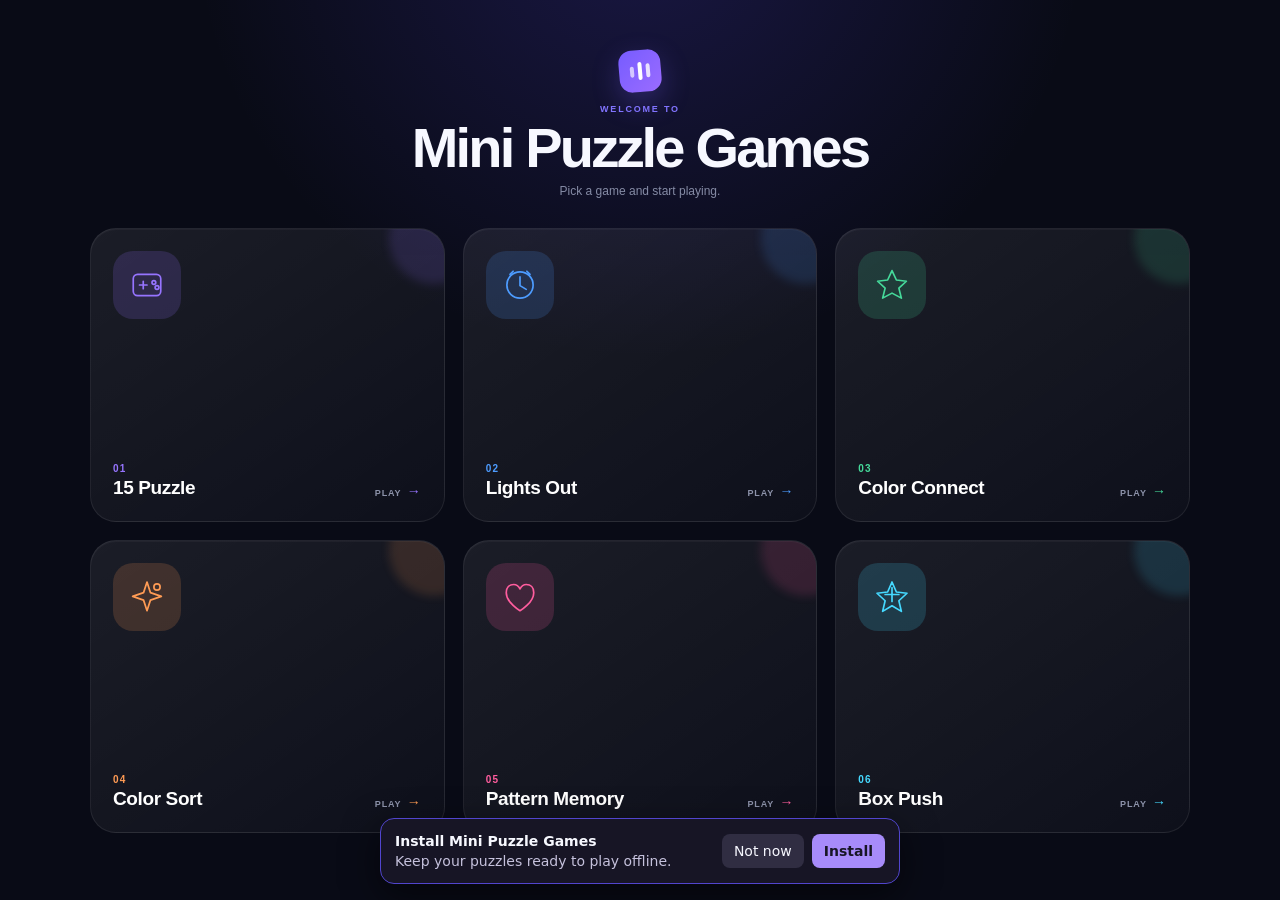
<file: index.html>
<!DOCTYPE html>
<html lang="en">
<head>
  <meta charset="UTF-8">
  <meta name="viewport" content="width=device-width, initial-scale=1.0">
  <meta name="theme-color" content="#090b16">
  <title>Mini Puzzle Games</title>
  <link rel="manifest" href="./manifest.webmanifest">
  <link rel="apple-touch-icon" href="./icons/icon-192.png">
  <link rel="icon" href="./favicon.ico">
  <link rel="stylesheet" href="style.css">
  <style>
    #installBanner[hidden] { display: none; }
    #installBanner { position: fixed; z-index: 1000; left: 50%; bottom: max(16px, env(safe-area-inset-bottom)); transform: translateX(-50%); width: min(520px, calc(100% - 24px)); display: flex; align-items: center; justify-content: space-between; gap: 14px; padding: 14px; border: 1px solid #5145cd; border-radius: 14px; background: #171525; color: #f7f8ff; box-shadow: 0 12px 36px #0008; font: 14px system-ui, sans-serif; }
    #installBanner p { margin: 4px 0 0; color: #c5c1dc; }
    #installBanner .install-actions { display: flex; gap: 8px; flex: 0 0 auto; }
    #installBanner button { border: 0; border-radius: 8px; padding: 9px 12px; font: inherit; cursor: pointer; }
    #installBanner #installBtn { background: #a78bfa; color: #171525; font-weight: 700; }
    #installBanner #installLater { background: #302d42; color: #f7f8ff; }
    @media (max-width: 480px) { #installBanner { align-items: stretch; flex-direction: column; } #installBanner .install-actions button { flex: 1; } }
  </style>
</head>

<body>

  <main class="launcher">

    <header class="hero">
      <div class="logo-mark">
        <span></span>
        <span></span>
        <span></span>
      </div>

      <p class="eyebrow">WELCOME TO</p>
      <h1>Mini Puzzle Games</h1>
      <p class="subtitle">Pick a game and start playing.</p>
    </header>

    <section class="games" aria-label="Mini puzzle games">

      <a class="game-card purple" href="puzzle1/index.html">
        <div class="icon">
          <svg viewBox="0 0 64 64" aria-hidden="true">
            <rect x="10" y="15" width="44" height="34" rx="7"/>
            <path d="M20 32h12M26 26v12"/>
            <circle cx="43" cy="28" r="3"/>
            <circle cx="48" cy="36" r="3"/>
          </svg>
        </div>
        <div class="game-info">
          <span class="game-number">01</span>
          <h2>15 Puzzle</h2>
          <span class="play">PLAY <b>→</b></span>
        </div>
      </a>

      <a class="game-card blue" href="puzzle2/index.html">
        <div class="icon">
          <svg viewBox="0 0 64 64" aria-hidden="true">
            <circle cx="32" cy="32" r="21"/>
            <path d="M32 19v14l10 6"/>
            <path d="M21 10l-5 5M43 10l5 5"/>
          </svg>
        </div>
        <div class="game-info">
          <span class="game-number">02</span>
          <h2>Lights Out</h2>
          <span class="play">PLAY <b>→</b></span>
        </div>
      </a>

      <a class="game-card green" href="puzzle3/index.html">
        <div class="icon">
          <svg viewBox="0 0 64 64" aria-hidden="true">
            <path d="M32 9l7 15 16 2-12 11 4 16-15-8-15 8 4-16-12-11 16-2z"/>
          </svg>
        </div>
        <div class="game-info">
          <span class="game-number">03</span>
          <h2>Color Connect</h2>
          <span class="play">PLAY <b>→</b></span>
        </div>
      </a>

      <a class="game-card orange" href="puzzle4/index.html">
        <div class="icon">
          <svg viewBox="0 0 64 64" aria-hidden="true">
            <path d="M32 8l5.5 17L55 31l-17.5 6L32 54l-5.5-17L9 31l17.5-6z"/>
            <circle cx="48" cy="16" r="5"/>
          </svg>
        </div>
        <div class="game-info">
          <span class="game-number">04</span>
          <h2>Color Sort</h2>
          <span class="play">PLAY <b>→</b></span>
        </div>
      </a>

      <a class="game-card pink" href="puzzle5/index.html">
        <div class="icon">
          <svg viewBox="0 0 64 64" aria-hidden="true">
            <path d="M32 54S10 41 10 25c0-8 5-13 12-13 5 0 8 3 10 7 2-4 5-7 10-7 7 0 12 5 12 13 0 16-22 29-22 29z"/>
          </svg>
        </div>
        <div class="game-info">
          <span class="game-number">05</span>
          <h2>Pattern Memory</h2>
          <span class="play">PLAY <b>→</b></span>
        </div>
      </a>

      <a class="game-card cyan" href="puzzle6/index.html">
        <div class="icon">
          <svg viewBox="0 0 64 64" aria-hidden="true">
            <path d="M32 8l7 16 17 2-13 12 4 17-15-9-15 9 4-17L8 26l17-2z"/>
            <path d="M32 17v22M21 28h22"/>
          </svg>
        </div>
        <div class="game-info">
          <span class="game-number">06</span>
          <h2>Box Push</h2>
          <span class="play">PLAY <b>→</b></span>
        </div>
      </a>

    </section>

    <footer>
      <span>6 MINI GAMES</span>
      <span>•</span>
      <span>CHOOSE YOUR CHALLENGE</span>
    </footer>

  </main>

  <script src="app.js"></script>
  <aside id="installBanner" role="region" aria-label="Install Mini Puzzle Games" hidden>
    <div><strong>Install Mini Puzzle Games</strong><p>Keep your puzzles ready to play offline.</p></div>
    <div class="install-actions">
      <button id="installLater" type="button">Not now</button>
      <button id="installBtn" type="button">Install</button>
    </div>
  </aside>
  <script>
    (() => {
      const banner = document.getElementById("installBanner");
      let deferredPrompt = null;
      let dismissed = false;
      const standalone = () =>
        window.matchMedia?.("(display-mode: standalone)").matches ||
        navigator.standalone === true;
      const hide = () => { banner.hidden = true; };
      const show = () => { banner.hidden = dismissed || standalone(); };
      const dismiss = () => {
        dismissed = true;
        hide();
      };

      document.getElementById("installBtn").addEventListener("click", () => {
        if (!deferredPrompt) {
          window.alert("Use the install icon near the address bar or choose your browser menu's app-install option. On iPhone or iPad, use Share > Add to Home Screen.");
          return;
        }
        const prompt = deferredPrompt;
        deferredPrompt = null;
        Promise.resolve(prompt.prompt()).catch(error => console.error("PWA install prompt failed:", error));
        prompt.userChoice?.catch(error => console.error("PWA install choice failed:", error));
        hide();
      });
      document.getElementById("installLater").addEventListener("click", dismiss);
      window.addEventListener("beforeinstallprompt", event => {
        event.preventDefault();
        deferredPrompt = event;
        show();
      });
      window.addEventListener("appinstalled", () => {
        deferredPrompt = null;
        hide();
      });
      show();
      if (standalone()) hide();
    })();
  </script>
 <script>
if ("serviceWorker" in navigator) {
  window.addEventListener("load", () => {
    navigator.serviceWorker.register("./service-worker.js")
      .then(() => console.log("PWA service worker registered"))
      .catch(error => console.error("Service worker error:", error));
  });
}
</script>

</body>
</html>
</file>
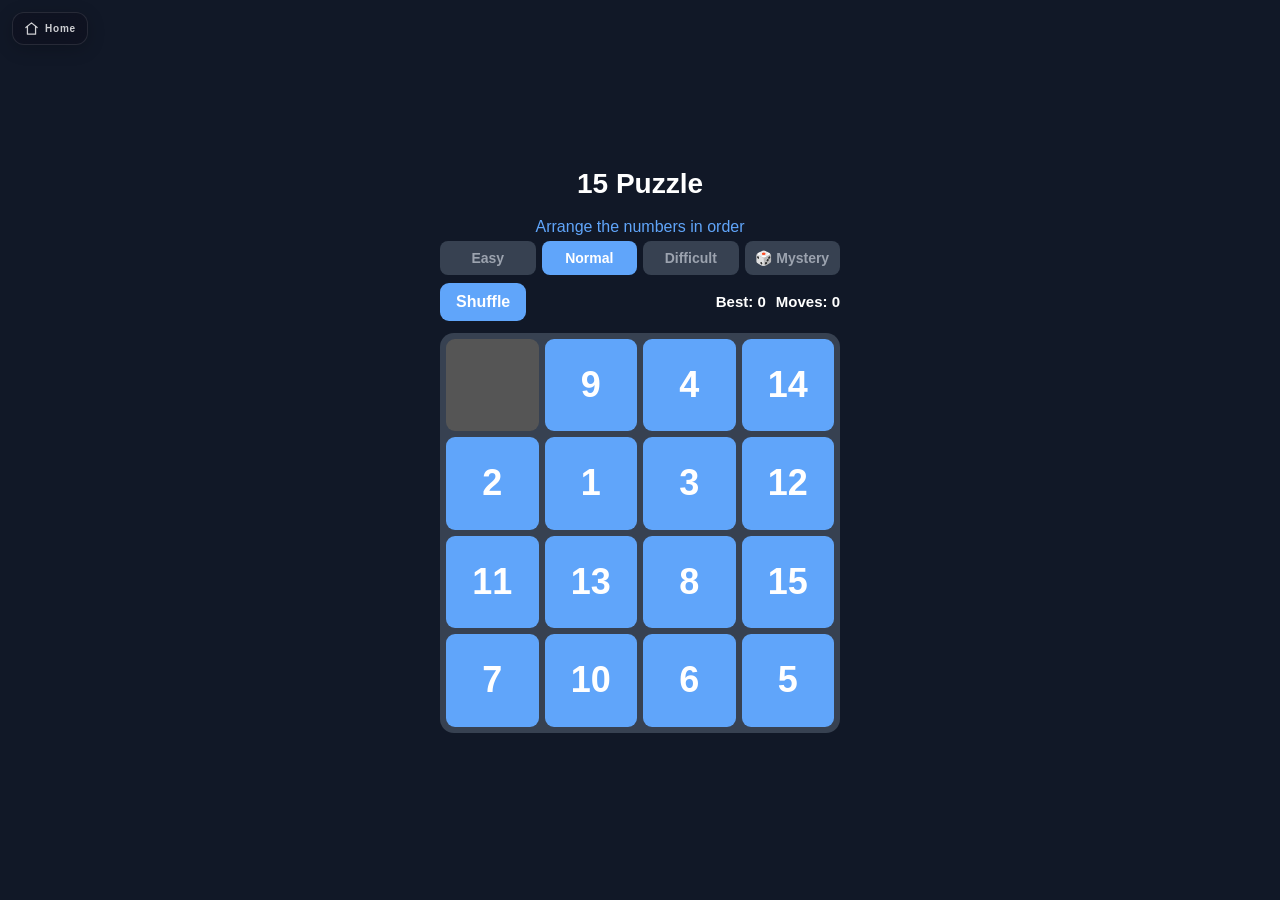
<file: puzzle1/index.html>
<!DOCTYPE html>
<html lang="en">
<head>
  <meta charset="UTF-8">
  <meta name="viewport" content="width=device-width, initial-scale=1.0">

  <meta name="theme-color" content="#090b16">
  <link rel="manifest" href="../manifest.webmanifest">
  <link rel="apple-touch-icon" href="../icons/icon-192.png">

  <title>15 Puzzle</title>

  <link rel="stylesheet" href="style.css">
</head>

<body>
  <a href="../index.html" class="home-btn" aria-label="Home">
  <svg viewBox="0 0 24 24" aria-hidden="true">
    <path d="M3 10.5 12 3l9 7.5"></path>
    <path d="M5.5 9.5V21h13V9.5"></path>
  </svg>
  <span>Home</span>
</a>


  <div class="game">

     <h1>15 Puzzle</h1>
    <div style="color:#60a5fa; margin: 5px;">Arrange the numbers in order</div>

    <!-- Difficulty -->

    <div class="difficulty">

      <button class="difficulty-button" data-size="3">
        Easy
      </button>

      <button class="difficulty-button active" data-size="4">
        Normal
      </button>

      <button class="difficulty-button" data-size="5">
        Difficult
      </button>

<button class="difficulty-button" data-size="4" data-mystery="true">
  🎲 Mystery
</button>


    </div>


    <!-- Theme selector
         Hidden until a theme is unlocked -->

    <div id="themes" class="themes">

      <button class="theme-button active" data-theme="classic">
        Classic
      </button>

      <button class="theme-button locked" data-theme="neon" disabled>
        🔒 Neon
      </button>

      <button class="theme-button locked" data-theme="forest" disabled>
        🔒 Forest
      </button>

      <button class="theme-button locked" data-theme="sunset" disabled>
        🔒 Sunset
      </button>

    </div>


    <!-- Controls -->

    <div class="controls">

      <button id="shuffle" class="shuffle">
        Shuffle
      </button>

      <div class="stats">

        <div class="best">
          Best: <span id="bestCount">0</span>
        </div>

        <div class="moves">
          Moves: <span id="moveCount">0</span>
        </div>

      </div>

    </div>

<div id="mysteryGoal" class="mystery-goal"></div>

    <!-- Puzzle -->

    <div id="board" class="board"></div>


    <!-- Unlock notification -->

    <div id="unlockMessage" class="unlock-message"></div>


    <!-- Win screen -->

    <div id="winMessage" class="win-message">

      <div class="win-title">
        🎉 Solved!
      </div>

      <div class="win-stats">

        <div>
          Moves
          <strong id="winMoves">0</strong>
        </div>

        <div>
          Best
          <strong id="winBest">0</strong>
        </div>

      </div>

      <button id="newPuzzle" class="new-puzzle">
        New Puzzle
      </button>

    </div>

  </div>

  <script src="script.js"></script>

</body>
</html>
</file>
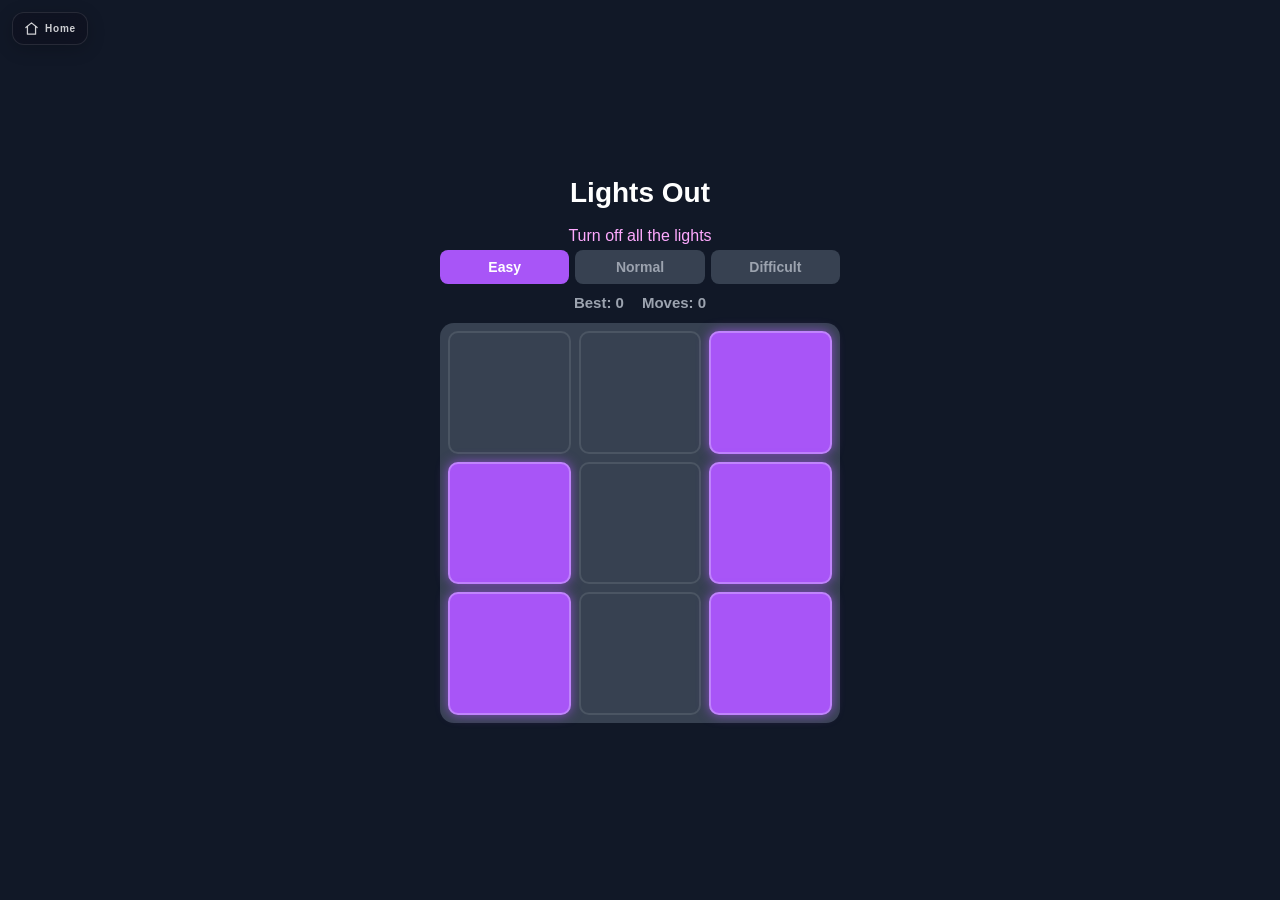
<file: puzzle2/index.html>
<!DOCTYPE html>
<html lang="en">
<head>
  <meta charset="UTF-8">
  <meta name="viewport" content="width=device-width, initial-scale=1.0">

  <meta name="theme-color" content="#090b16">
  <link rel="manifest" href="../manifest.webmanifest">
  <link rel="apple-touch-icon" href="../icons/icon-192.png">

  <title>Lights Out</title>

  <link rel="stylesheet" href="style.css">
</head>

<body>
<a href="../index.html" class="home-btn" aria-label="Home">
  <svg viewBox="0 0 24 24" aria-hidden="true">
    <path d="M3 10.5 12 3l9 7.5"></path>
    <path d="M5.5 9.5V21h13V9.5"></path>
  </svg>
  <span>Home</span>
</a>

  <div class="game">

    <h1>Lights Out</h1>
    <div style="color:#ffaaff; margin: 5px;">Turn off all the lights</div>

<div class="difficulty">

  <button
    class="difficulty-button active"
    data-size="3">
    Easy
  </button>

  <button
    class="difficulty-button"
    data-size="4">
    Normal
  </button>

  <button
    class="difficulty-button"
    data-size="5">
    Difficult
  </button>

</div>

<div id="themes" class="themes">

  <button
    class="theme-button active"
    data-theme="classic">
    Classic
  </button>

  <button
    class="theme-button locked"
    data-theme="forest"
    disabled>
    🔒 Forest
  </button>

  <button
    class="theme-button locked"
    data-theme="sunset"
    disabled>
    🔒 Sunset
  </button>

  <button
    class="theme-button locked"
    data-theme="ocean"
    disabled>
    🔒 Ocean
  </button>

</div>

    <div class="stats">

  <div>
    Best: <span id="bestCount">0</span>
  </div>

  <div>
    Moves: <span id="moveCount">0</span>
  </div>

</div>


    <div id="board" class="board"></div>

    <div id="winMessage" class="win-message">

      <div class="win-title">
        🎉 Solved!
      </div>

      <div class="win-moves">
        Moves
        <strong id="winMoves">0</strong>
      </div>

      <button id="newPuzzle" class="new-puzzle">
        New Puzzle
      </button>

    </div>

  </div>

  <script src="script.js"></script>

</body>
</html>
</file>
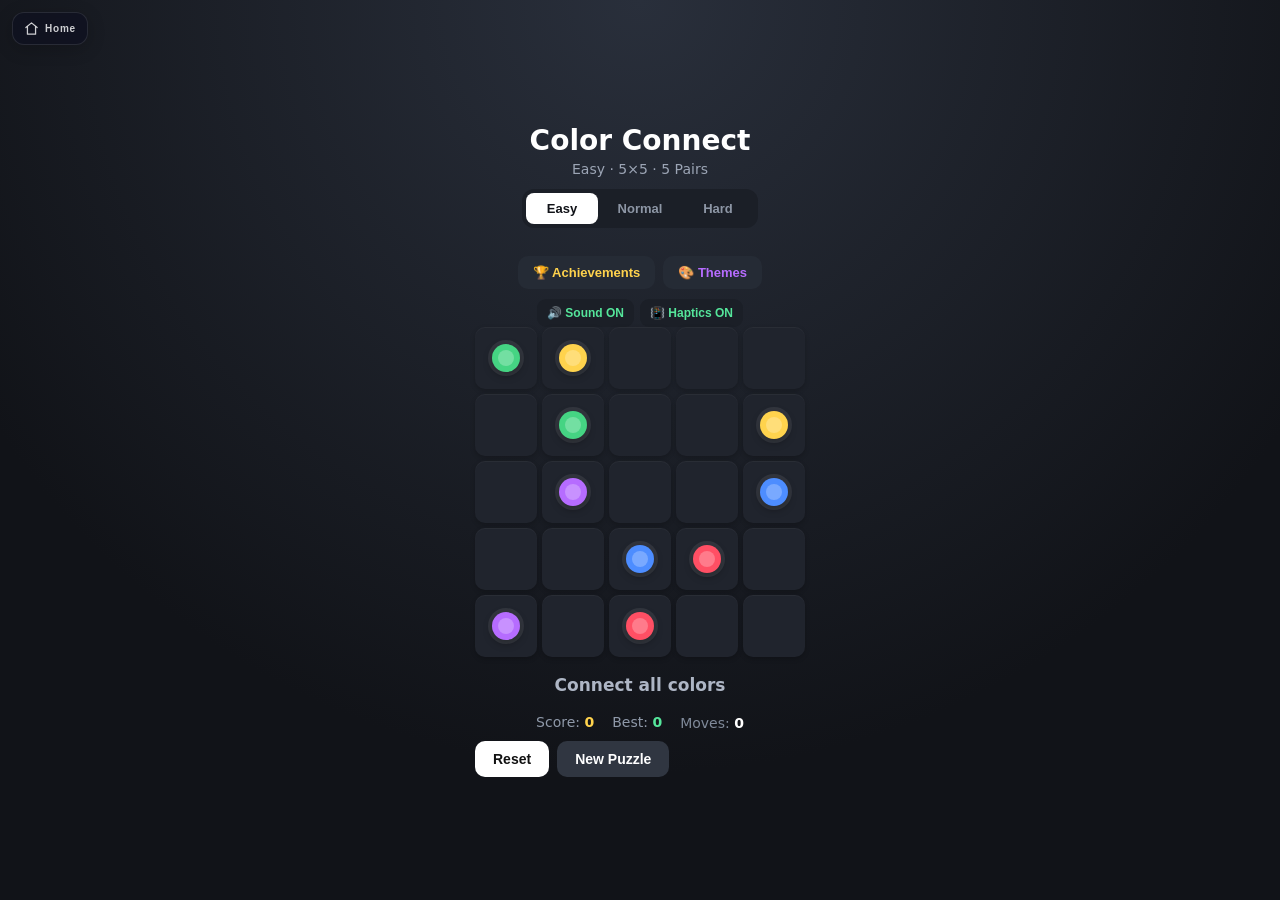
<file: puzzle3/index.html>
<!DOCTYPE html>
<html lang="en">

<head>

    <meta charset="UTF-8">

    <meta
        name="viewport"
        content="width=device-width, initial-scale=1.0"
    >

    <meta name="theme-color" content="#090b16">
    <link rel="manifest" href="../manifest.webmanifest">
    <link rel="apple-touch-icon" href="../icons/icon-192.png">

    <title>Color Connect</title>

    <link
        rel="stylesheet"
        href="style.css"
    >

</head>


<body>
<a href="../index.html" class="home-btn" aria-label="Home">
  <svg viewBox="0 0 24 24" aria-hidden="true">
    <path d="M3 10.5 12 3l9 7.5"></path>
    <path d="M5.5 9.5V21h13V9.5"></path>
  </svg>
  <span>Home</span>
</a>


    <!-- =====================================================
         HEADER
    ====================================================== -->

    <header class="game-header">

        <h1>Color Connect</h1>

        <div
            id="level"
            class="level"
        >
            Easy · 5×5 · 5 Pairs
        </div>

    </header>



    <!-- =====================================================
         DIFFICULTY
    ====================================================== -->

    <div class="difficulty">

        <button
            class="difficulty-btn active"
            data-difficulty="easy"
        >
            Easy
        </button>

        <button
            class="difficulty-btn"
            data-difficulty="normal"
        >
            Normal
        </button>

        <button
            class="difficulty-btn"
            data-difficulty="hard"
        >
            Hard
        </button>

    </div>



<!-- =====================================================
     ACHIEVEMENTS + THEMES
====================================================== -->

<div class="extra-buttons">

    <button
        id="achievementsButton"
        class="achievements-button"
        type="button"
    >
        🏆 Achievements
    </button>


    <button
        id="themesButton"
        class="themes-button"
        type="button"
    >
        🎨 Themes
    </button>

</div>



<div
    id="achievementPanel"
    class="achievement-panel"
>

    <div class="achievement-card">

        <div class="achievement-header">

            <h2>🏆 Achievements</h2>

            <button
                id="closeAchievements"
                type="button"
            >
                ×
            </button>

        </div>


        <div id="achievementList"></div>

    </div>

</div>

<!-- =====================================================
     THEMES
====================================================== -->



<div
    id="themePanel"
    class="theme-panel"
>

    <div class="theme-card">

        <div class="theme-header">

            <h2>🎨 Themes</h2>

            <button
                id="closeThemes"
                type="button"
            >
                ×
            </button>

        </div>


        <div id="themeList"></div>

    </div>

</div>

<!-- =====================================================
     SOUND + HAPTICS
====================================================== -->

<div class="feedback-settings">

    <button
        id="soundToggle"
        class="feedback-btn"
        type="button"
    >
        🔊 Sound ON
    </button>

    <button
        id="hapticToggle"
        class="feedback-btn"
        type="button"
    >
        📳 Haptics ON
    </button>

</div>


    <!-- =====================================================
         GAME
    ====================================================== -->

    <main>

        <div id="board">

            <svg id="paths"></svg>

        </div>


        <!-- =================================================
             MESSAGE
        ================================================== -->

        <div id="message">
            Connect all colors
        </div>




<!-- =================================================
     SCORE + BEST + MOVES
================================================== -->

<div class="game-stats">

    <div id="score">
        Score:
        <span id="scoreCount">0</span>
    </div>

    <div id="bestScore">
        Best:
        <span id="bestScoreCount">1000</span>
    </div>

    <div id="moves">
        Moves:
        <span id="moveCount">0</span>
    </div>

</div>




        <!-- =================================================
             BUTTONS
        ================================================== -->

        <div class="buttons">

            <button id="reset">
                Reset
            </button>

            <button
                id="newPuzzle"
                class="secondary"
            >
                New Puzzle
            </button>

        </div>

    </main>

<!-- =====================================================
     ACHIEVEMENT UNLOCK POPUP
====================================================== -->

<div
    id="achievementPopup"
    class="achievement-popup"
>

    <div class="achievement-popup-card">

        <div class="achievement-popup-icon">
            🏆
        </div>

        <div class="achievement-popup-title">
            Achievement Unlocked!
        </div>

        <div id="achievementPopupName">
            First Win
        </div>

    </div>

</div>

<!-- =====================================================
     WIN SCREEN
====================================================== -->

<div
    id="winScreen"
    class="win-screen"
>

    <div class="win-card">

        <div class="win-icon">
            🎉
        </div>

        <h2>
            Puzzle Solved!
        </h2>

        <p>
            Great job!
        </p>

        <div class="win-stats">

    <span>
        Score
    </span>

    <strong id="winScore">
        0
    </strong>

    <span>
        Best
    </span>

    <strong id="winBest">
        0
    </strong>

    <span>
        Moves
    </span>

    <strong id="winMoves">
        0
    </strong>

</div>

<div id="newBest">
    🏆 NEW BEST!
</div>


        <button id="winNext">
            Next Puzzle
        </button>

    </div>

</div>


    <script src="script.js"></script>

</body>

</html>
</file>
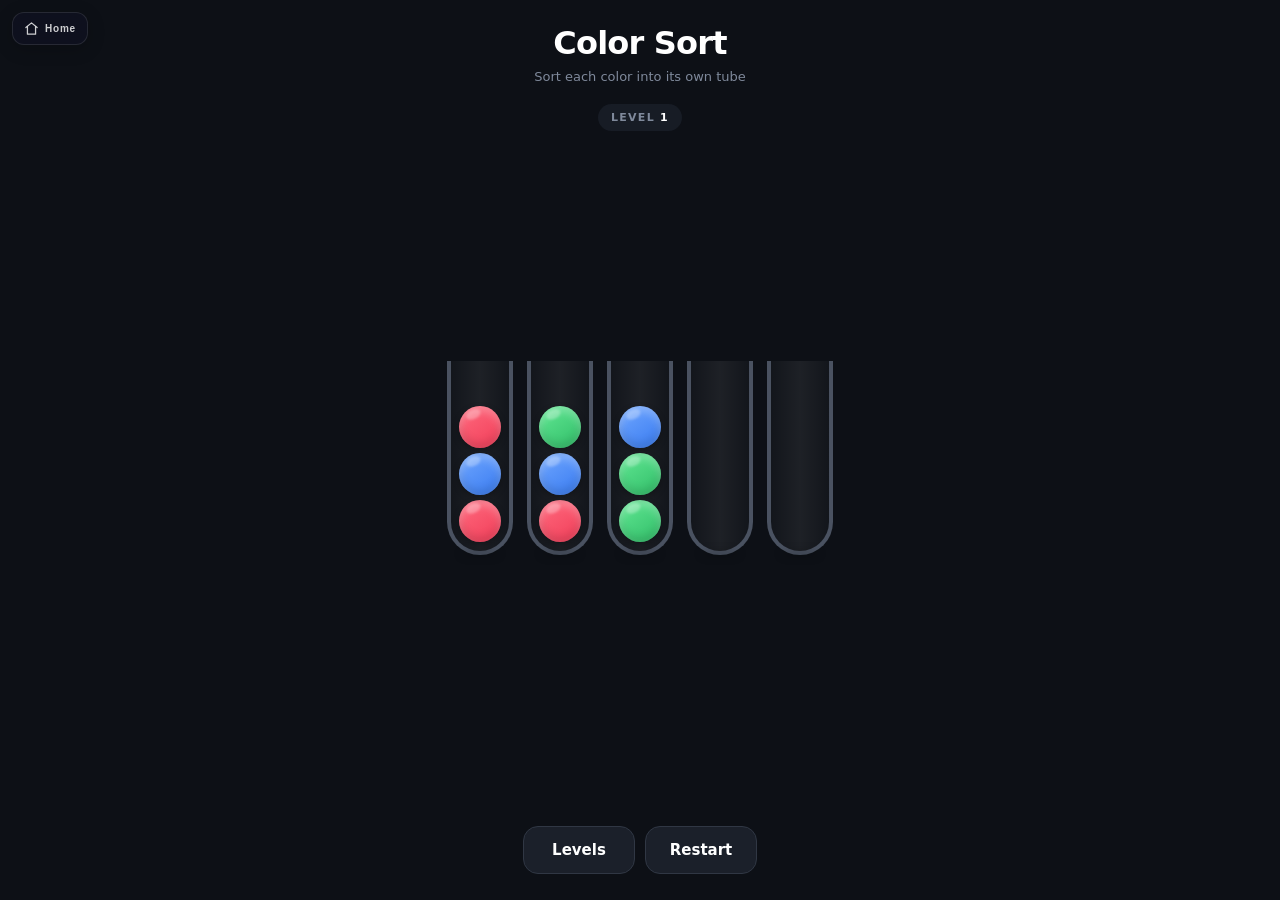
<file: puzzle4/index.html>
<!DOCTYPE html>
<html lang="en">

<head>

  <meta charset="UTF-8">

  <meta
    name="viewport"
    content="width=device-width, initial-scale=1.0, maximum-scale=1.0, user-scalable=no"
  >

  <meta name="theme-color" content="#090b16">
  <link rel="manifest" href="../manifest.webmanifest">
  <link rel="apple-touch-icon" href="../icons/icon-192.png">

  <title>Color Sort</title>

  <link rel="stylesheet" href="style.css">

</head>


<body>
<a href="../index.html" class="home-btn" aria-label="Home">
  <svg viewBox="0 0 24 24" aria-hidden="true">
    <path d="M3 10.5 12 3l9 7.5"></path>
    <path d="M5.5 9.5V21h13V9.5"></path>
  </svg>
  <span>Home</span>
</a>

  <main class="game">

    <header class="header">

      <h1 class="title">
        Color Sort
      </h1>

      <p class="subtitle">
        Sort each color into its own tube
      </p>

    </header>


    <div class="level">
      LEVEL
      <span id="levelNumber">1</span>
    </div>


    <section
      id="board"
      class="board"
      aria-label="Color Sort game board"
    ></section>


    <div
      id="message"
      class="message"
      aria-live="polite"
    ></div>


    <div class="controls">

      <button
        id="levelsButton"
        type="button"
      >
        Levels
      </button>

      <button
        id="restart"
        type="button"
      >
        Restart
      </button>

    </div>


    <div
      id="levelPanel"
      class="level-panel hidden"
    >

      <div class="level-panel-inner">

        <div class="level-panel-header">

          <h2>
            Select Level
          </h2>

          <button
            id="closeLevels"
            class="close-button"
            type="button"
            aria-label="Close level selection"
          >
            ×
          </button>

        </div>


        <div
          id="levelGrid"
          class="level-grid"
        ></div>

      </div>

    </div>

  </main>


  <script src="script.js"></script>

</body>

</html>
</file>
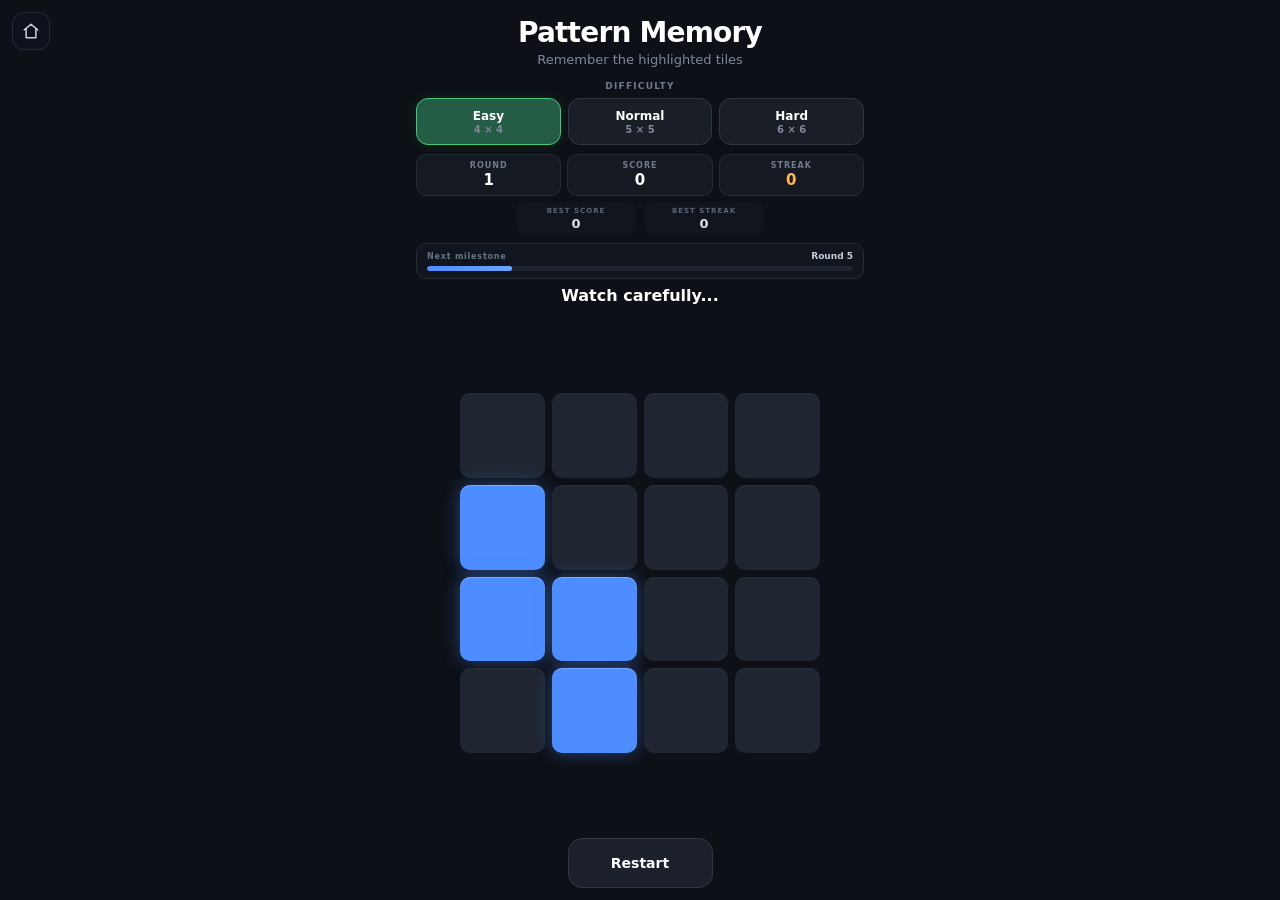
<file: puzzle5/index.html>
<!DOCTYPE html>
<html lang="en">

<head>

  <!-- =========================================
       DOCUMENT SETUP
       ========================================= -->

  <meta charset="UTF-8">

  <meta
    name="viewport"
    content="width=device-width, initial-scale=1.0, maximum-scale=1.0, user-scalable=no"
  >

  <meta name="theme-color" content="#090b16">
  <link rel="manifest" href="../manifest.webmanifest">
  <link rel="apple-touch-icon" href="../icons/icon-192.png">

  <title>Pattern Memory</title>

  <!-- Main stylesheet -->
  <link
    rel="stylesheet"
    href="style.css"
  >

</head>


<body>

<a href="../index.html" class="home-btn" aria-label="Home">
  <svg viewBox="0 0 24 24" aria-hidden="true">
    <path d="M3 10.5 12 3l9 7.5"></path>
    <path d="M5.5 9.5V21h13V9.5"></path>
  </svg>
</a>


  <!-- =========================================
       MAIN APPLICATION
       ========================================= -->

  <main class="app">


    <!-- =======================================
         HEADER
         ======================================= -->

    <header class="header">

      <h1 class="title">
        Pattern Memory
      </h1>

      <p class="subtitle">
        Remember the highlighted tiles
      </p>

    </header>


    <!-- =======================================
         DIFFICULTY SELECTOR
         ======================================= -->

    <section class="difficulty">

      <p class="difficulty-title">
        DIFFICULTY
      </p>


      <div class="difficulty-buttons">

        <button
          class="difficulty-button easy active"
          data-mode="easy"
          type="button"
        >
          <span class="mode-name">
            Easy
          </span>

          <span class="mode-size">
            4 × 4
          </span>
        </button>


        <button
          class="difficulty-button normal"
          data-mode="normal"
          type="button"
        >
          <span class="mode-name">
            Normal
          </span>

          <span class="mode-size">
            5 × 5
          </span>
        </button>


        <button
          class="difficulty-button hard"
          data-mode="hard"
          type="button"
        >
          <span class="mode-name">
            Hard
          </span>

          <span class="mode-size">
            6 × 6
          </span>
        </button>

      </div>

    </section>


    <!-- =======================================
         CURRENT GAME STATS
         ======================================= -->

    <section class="stats">

      <div class="stat">

        <span class="stat-label">
          ROUND
        </span>

        <span
          id="roundValue"
          class="stat-value"
        >
          1
        </span>

      </div>


      <div class="stat">

        <span class="stat-label">
          SCORE
        </span>

        <span
          id="scoreValue"
          class="stat-value"
        >
          0
        </span>

      </div>


      <div class="stat">

        <span class="stat-label">
          STREAK
        </span>

        <span
          id="streakValue"
          class="stat-value"
        >
          0
        </span>

      </div>

    </section>


    <!-- =======================================
         BEST SCORE
         ======================================= -->

    <section class="best-stats">

      <div class="best-stat">

        <span class="best-label">
          BEST SCORE
        </span>

        <span
          id="bestScoreValue"
          class="best-value"
        >
          0
        </span>

      </div>


      <div class="best-stat">

        <span class="best-label">
          BEST STREAK
        </span>

        <span
          id="bestStreakValue"
          class="best-value"
        >
          0
        </span>

      </div>

    </section>


<!-- =======================================
     PROGRESSION
     ======================================= -->

<section class="progression">

  <div class="progression-top">

    <span id="progressionLabel">
      Next milestone
    </span>

    <span id="progressionRound">
      5
    </span>

  </div>

  <div class="progress-track">

    <div
      id="progressBar"
      class="progress-bar"
    ></div>

  </div>

</section>


    <!-- =======================================
         STATUS MESSAGE
         ======================================= -->

    <section class="status">

      <div
        id="message"
        class="message"
      >
        Watch carefully...
      </div>

    </section>


    <!-- =======================================
         GAME GRID
         ======================================= -->

    <div class="game-area">

      <section
        id="grid"
        class="grid"
        aria-label="Memory grid"
      ></section>

    </div>


    <!-- =======================================
         RESTART BUTTON
         ======================================= -->

    <div class="controls">

      <button
        id="restart"
        class="action"
        type="button"
      >
        Restart
      </button>

    </div>


  </main>


  <!-- =========================================
       GAME OVER OVERLAY
       ========================================= -->

  <div
    id="gameOver"
    class="game-over"
    aria-hidden="true"
  >

    <div class="game-over-card">

      <div class="game-over-icon">
        🧠
      </div>

      <h2 class="game-over-title">
        Game Over
      </h2>

      <p class="game-over-subtitle">
        You missed the pattern.
      </p>


      <!-- Final run statistics -->

      <div class="final-stats">

        <div class="final-stat">

          <span class="final-stat-label">
            SCORE
          </span>

          <span
            id="finalScore"
            class="final-stat-value"
          >
            0
          </span>

        </div>


        <div class="final-stat">

          <span class="final-stat-label">
            STREAK
          </span>

          <span
            id="finalStreak"
            class="final-stat-value"
          >
            0
          </span>

        </div>


        <div class="final-stat">

          <span class="final-stat-label">
            ROUND
          </span>

          <span
            id="finalRound"
            class="final-stat-value"
          >
            1
          </span>

        </div>

      </div>


      <!-- New best indicator -->

      <div
        id="newBest"
        class="new-best"
      >
        🏆 New Best!
      </div>

    <!-- Milestone message -->

<div
  id="milestoneMessage"
  class="milestone-message"
>
</div>


      <!-- Start a new run -->

      <button
        id="playAgain"
        class="action"
        type="button"
      >
        Play Again
      </button>

    </div>

  </div>


  <!-- =========================================
       JAVASCRIPT
       ========================================= -->

  <script src="script.js"></script>

</body>

</html>
</file>
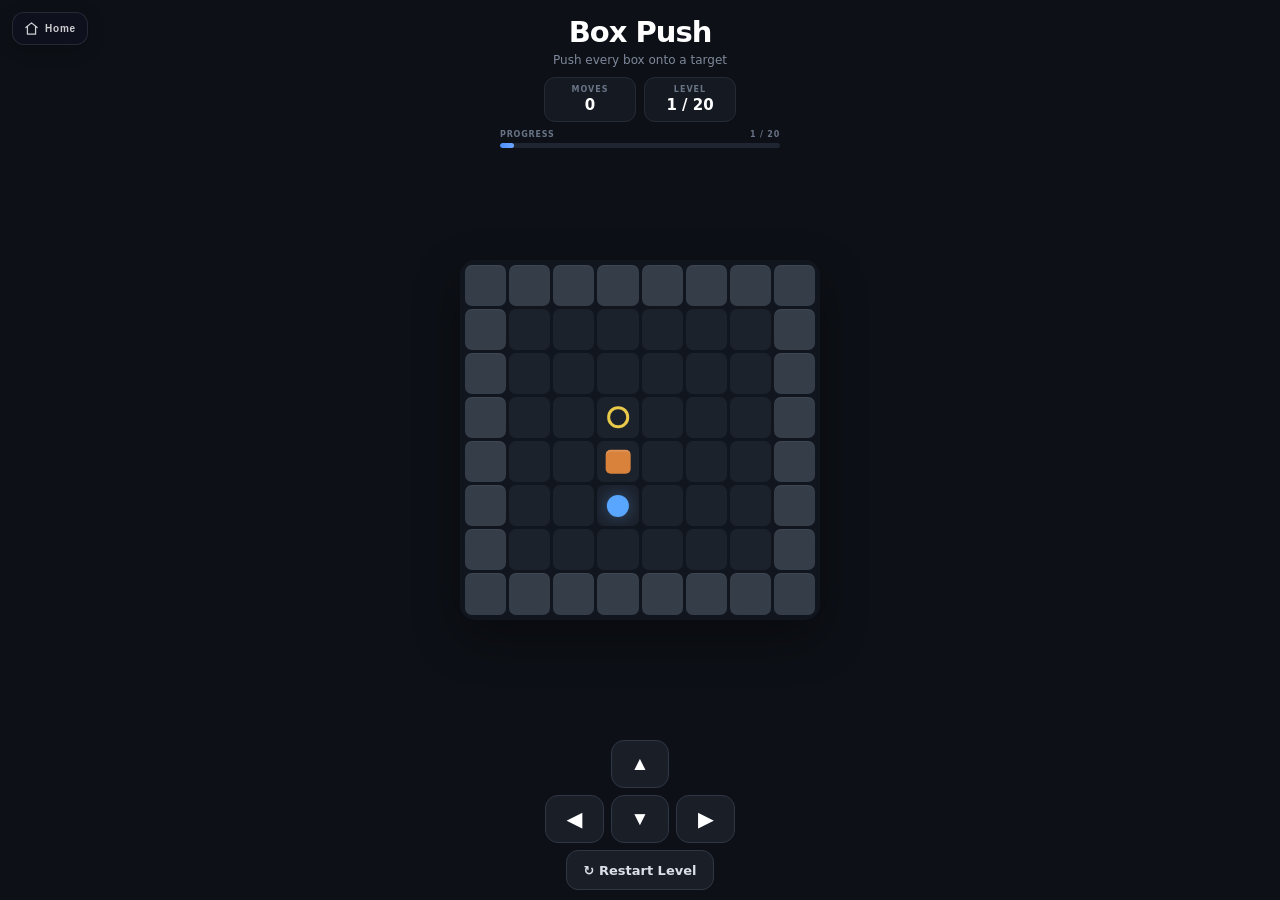
<file: puzzle6/index.html>
<!DOCTYPE html>
<html lang="en">
<head>
  <meta charset="UTF-8">

  <meta
    name="viewport"
    content="width=device-width, initial-scale=1.0, maximum-scale=1.0, user-scalable=no"
  >

  <meta name="theme-color" content="#090b16">
  <link rel="manifest" href="../manifest.webmanifest">
  <link rel="apple-touch-icon" href="../icons/icon-192.png">

  <title>Box Push</title>

  <!-- Main stylesheet -->
  <link rel="stylesheet" href="style.css">
</head>

<body>
<a href="../index.html" class="home-btn" aria-label="Home">
  <svg viewBox="0 0 24 24" aria-hidden="true">
    <path d="M3 10.5 12 3l9 7.5"></path>
    <path d="M5.5 9.5V21h13V9.5"></path>
  </svg>
  <span>Home</span>
</a>

  <!-- =====================================================
       APP
       ===================================================== -->

  <main class="app">


    <!-- ===================================================
         HEADER
         =================================================== -->

    <header class="header">

      <h1 class="title">
        Box Push
      </h1>

      <p class="subtitle">
        Push every box onto a target
      </p>

    </header>


    <!-- ===================================================
         STATS
         =================================================== -->

    <section class="stats">

      <div class="stat">

        <span class="stat-label">
          MOVES
        </span>

        <span
          id="moves"
          class="stat-value"
        >
          0
        </span>

      </div>


      <div class="stat">

        <span class="stat-label">
          LEVEL
        </span>

        <span
          id="level"
          class="stat-value"
        >
          1 / 6
        </span>

      </div>

    </section>


    <!-- ===================================================
         LEVEL PROGRESS
         =================================================== -->

    <div class="progress">

      <div class="progress-top">

        <span>
          PROGRESS
        </span>

        <span id="progressText">
          1 / 6
        </span>

      </div>

      <div class="progress-track">

        <div
          id="progressBar"
          class="progress-bar"
        ></div>

      </div>

    </div>


    <!-- ===================================================
         GAME BOARD
         =================================================== -->

    <section class="game-area">

      <div
        id="board"
        class="board"
        aria-label="Box Push game board"
      ></div>

    </section>


    <!-- ===================================================
         DIRECTION CONTROLS
         =================================================== -->

    <section
      class="controls"
      aria-label="Game controls"
    >

      <button
        class="control up"
        data-direction="up"
        aria-label="Move up"
      >
        ▲
      </button>

      <button
        class="control left"
        data-direction="left"
        aria-label="Move left"
      >
        ◀
      </button>

      <button
        class="control down"
        data-direction="down"
        aria-label="Move down"
      >
        ▼
      </button>

      <button
        class="control right"
        data-direction="right"
        aria-label="Move right"
      >
        ▶
      </button>

    </section>


    <!-- ===================================================
         RESTART
         =================================================== -->

    <div class="actions">

      <button
        id="restart"
        class="restart"
      >
        ↻ Restart Level
      </button>

    </div>

  </main>
<!-- =====================================================
     LEVEL SELECT
     ===================================================== -->

<section
  id="levelSelect"
  class="level-select"
  aria-label="Level Select"
>

  <div class="level-select-card">

    <h2 class="level-select-title">
      Select Level
    </h2>

    <p class="level-select-subtitle">
      Choose an unlocked level
    </p>

    <div
      id="levelGrid"
      class="level-grid"
    ></div>

    <button
      id="continueButton"
      class="continue-button"
    >
      Continue
    </button>

  </div>

</section>


<!-- =====================================================
     LEVEL COMPLETE MODAL
     ===================================================== -->

<div
  id="message"
  class="message"
  role="dialog"
  aria-modal="true"
>

  <div class="message-card">

    <div class="message-icon">
      🎉
    </div>

    <h2 class="message-title">
      Level Complete!
    </h2>

    <p
      id="messageText"
      class="message-text"
    >
      Solved!
    </p>

    <button
      id="nextButton"
      class="next-button"
    >
      Next Level
    </button>

  </div>

</div>


  


  <!-- Main game logic -->
  <script src="script.js"></script>

</body>
</html>
</file>
<file: style.css>
:root {
  --bg: #090b16;
  --card: #111525;
  --text: #f7f8ff;
  --muted: #858ba5;
  --border: rgba(255,255,255,.08);
}

* {
  box-sizing: border-box;
  margin: 0;
  padding: 0;
}

html,
body {
  width: 100%;
  min-height: 100%;
}

body {
  min-height: 100vh;
  min-height: 100dvh;

  background:
    radial-gradient(
      circle at 50% -10%,
      rgba(92,72,255,.20),
      transparent 38%
    ),
    var(--bg);

  color: var(--text);

  font-family:
    -apple-system,
    BlinkMacSystemFont,
    "Segoe UI",
    Roboto,
    Helvetica,
    Arial,
    sans-serif;

  overflow-x: hidden;
}

a {
  -webkit-tap-highlight-color: transparent;
}

/* =========================
   MAIN VIEWPORT
========================= */

.launcher {
  width: min(100% - 28px, 1100px);

  min-height: 100dvh;

  margin: 0 auto;

  padding:
    max(20px, env(safe-area-inset-top))
    0
    max(16px, env(safe-area-inset-bottom));

  display: grid;

  grid-template-rows: auto 1fr auto;

  gap: 18px;
}

/* =========================
   HEADER
========================= */

.hero {
  text-align: center;
}

.logo-mark {
  width: 42px;
  height: 42px;

  margin: 0 auto 12px;

  border-radius: 13px;

  display: flex;
  align-items: center;
  justify-content: center;

  gap: 4px;

  background: linear-gradient(
    135deg,
    #765cff,
    #9b6cff
  );

  box-shadow:
    0 10px 28px rgba(118,92,255,.28);

  transform: rotate(-5deg);
}

.logo-mark span {
  width: 4px;
  height: 18px;

  border-radius: 5px;

  background: white;
}

.logo-mark span:nth-child(1) {
  height: 11px;
  opacity: .65;
}

.logo-mark span:nth-child(3) {
  height: 14px;
  opacity: .8;
}

.eyebrow {
  color: #8275ff;

  font-size: 9px;
  font-weight: 800;

  letter-spacing: .2em;

  margin-bottom: 6px;
}

h1 {
  font-size: clamp(30px, 9vw, 56px);

  line-height: 1;

  letter-spacing: -.05em;

  font-weight: 900;
}

.subtitle {
  margin-top: 8px;

  color: var(--muted);

  font-size: 12px;
}

/* =========================
   GAME GRID
========================= */

.games {
  min-height: 0;

  display: grid;

  grid-template-columns: repeat(2, minmax(0, 1fr));

  grid-template-rows: repeat(3, minmax(0, 1fr));

  gap: 10px;
}

/* =========================
   GAME CARD
========================= */

.game-card {
  position: relative;

  min-width: 0;
  min-height: 0;

  padding: 13px;

  border: 1px solid var(--border);

  border-radius: 20px;

  overflow: hidden;

  text-decoration: none;

  color: white;

  background:
    linear-gradient(
      145deg,
      rgba(255,255,255,.075),
      rgba(255,255,255,.025)
    );

  box-shadow:
    inset 0 1px 0 rgba(255,255,255,.04);

  transition:
    transform .2s ease,
    border-color .2s ease,
    box-shadow .2s ease;

  display: flex;
  flex-direction: column;
}

/* decorative glow */

.game-card::before {
  content: "";

  position: absolute;

  width: 90px;
  height: 90px;

  right: -35px;
  top: -35px;

  border-radius: 50%;

  background: var(--accent);

  opacity: .14;

  filter: blur(5px);

  pointer-events: none;
}

.game-card:active {
  transform: scale(.96);
}

/* =========================
   ICON
========================= */

.icon {
  width: 44px;
  height: 44px;

  flex-shrink: 0;

  display: grid;
  place-items: center;

  border-radius: 14px;

  background:
    color-mix(
      in srgb,
      var(--accent) 17%,
      transparent
    );

  color: var(--accent);
}

.icon svg {
  width: 27px;
  height: 27px;

  fill: none;

  stroke: currentColor;

  stroke-width: 2.7;

  stroke-linecap: round;
  stroke-linejoin: round;
}

/* =========================
   CARD INFO
========================= */

.game-info {
  margin-top: auto;

  position: relative;

  padding-top: 8px;
}

.game-number {
  display: block;

  color: var(--accent);

  font-size: 8px;

  font-weight: 800;

  letter-spacing: .12em;

  margin-bottom: 3px;
}

.game-info h2 {
  font-size: clamp(13px, 3.5vw, 18px);

  font-weight: 800;

  letter-spacing: -.02em;

  white-space: nowrap;

  overflow: hidden;

  text-overflow: ellipsis;

  padding-right: 35px;
}

.play {
  position: absolute;

  right: 0;
  bottom: 0;

  color: #8d93aa;

  font-size: 7px;

  font-weight: 800;

  letter-spacing: .1em;
}

.play b {
  color: var(--accent);

  font-size: 14px;

  margin-left: 2px;
}

/* =========================
   COLORS
========================= */

.purple { --accent: #9674ff; }
.blue   { --accent: #4d9cff; }
.green  { --accent: #45d99a; }
.orange { --accent: #ff9b54; }
.pink   { --accent: #ff5d9e; }
.cyan   { --accent: #45d9ff; }

/* =========================
   FOOTER
========================= */

footer {
  display: flex;

  justify-content: center;
  align-items: center;

  gap: 7px;

  color: #4e536b;

  font-size: 7px;

  font-weight: 700;

  letter-spacing: .1em;
}

/* =========================
   TALLER PHONES
========================= */

@media (min-height: 700px) and (max-width: 649px) {

  .launcher {
    padding-top: max(28px, env(safe-area-inset-top));

    gap: 22px;
  }

  .logo-mark {
    width: 46px;
    height: 46px;
  }

  .games {
    gap: 12px;
  }

  .game-card {
    padding: 15px;
    border-radius: 21px;
  }

  .icon {
    width: 50px;
    height: 50px;
  }

  .icon svg {
    width: 30px;
    height: 30px;
  }
}

/* =========================
   SHORT PHONES
========================= */

@media (max-height: 650px) and (max-width: 649px) {

  .launcher {
    padding-top: max(12px, env(safe-area-inset-top));

    gap: 10px;
  }

  .hero {
    display: grid;

    grid-template-columns: auto 1fr;

    column-gap: 10px;

    text-align: left;

    align-items: center;
  }

  .logo-mark {
    grid-row: span 2;

    width: 38px;
    height: 38px;

    margin: 0;
  }

  .eyebrow {
    margin: 0;
  }

  h1 {
    font-size: 26px;
  }

  .subtitle {
    display: none;
  }

  .games {
    gap: 8px;
  }

  .game-card {
    padding: 10px;

    border-radius: 16px;
  }

  .icon {
    width: 38px;
    height: 38px;

    border-radius: 11px;
  }

  .icon svg {
    width: 23px;
    height: 23px;
  }

  .game-info {
    padding-top: 4px;
  }

  .game-number {
    font-size: 7px;
    margin-bottom: 2px;
  }

  .game-info h2 {
    font-size: 12px;
  }

  .play {
    font-size: 6px;
  }

  .play b {
    font-size: 11px;
  }

  footer {
    display: none;
  }
}

/* =========================
   TABLET / DESKTOP
========================= */

@media (min-width: 650px) {

  .launcher {
    padding-top: 50px;

    padding-bottom: 30px;

    gap: 30px;
  }

  .hero {
    margin-bottom: 0;
  }

  .games {
    grid-template-columns: repeat(3, minmax(0, 1fr));

    grid-template-rows: repeat(2, minmax(0, 1fr));

    gap: 18px;
  }

  .game-card {
    padding: 22px;

    border-radius: 26px;
  }

  .icon {
    width: 68px;
    height: 68px;

    border-radius: 20px;
  }

  .icon svg {
    width: 40px;
    height: 40px;
  }

  .game-number {
    font-size: 10px;
  }

  .game-info h2 {
    font-size: 19px;
  }

  .play {
    font-size: 9px;
  }
}

/* =========================
   DESKTOP HOVER
========================= */

@media (min-width: 900px) {

  .game-card:hover {
    transform: translateY(-4px);

    border-color:
      color-mix(
        in srgb,
        var(--accent) 55%,
        transparent
      );

    box-shadow:
      0 18px 40px rgba(0,0,0,.25),
      0 0 30px
      color-mix(
        in srgb,
        var(--accent) 12%,
        transparent
      );
  }

  .game-card::after {
    content: "";

    position: absolute;

    inset: 0;

    background:
      linear-gradient(
        120deg,
        transparent 30%,
        rgba(255,255,255,.035),
        transparent 70%
      );

    transform: translateX(-100%);

    transition: transform .6s ease;

    pointer-events: none;
  }

  .game-card:hover::after {
    transform: translateX(100%);
  }
}

/* =========================
   REDUCE MOTION
========================= */

@media (prefers-reduced-motion: reduce) {
  .game-card,
  .game-card::after {
    transition: none;
  }
}
</file>
<file: puzzle1/style.css>
* {
  box-sizing: border-box;
}

body {
  margin: 0;
  min-height: 100vh;

  display: grid;
  place-items: center;

  background: #111827;

  font-family: Arial, sans-serif;

  transition: background 0.25s ease;
}

.game {
  width: min(92vw, 400px);
  text-align: center;
}

h1 {
  margin: 0 0 18px;

  color: #ffffff;

  font-size: 28px;
}

/* --------------------------------
   Difficulty
-------------------------------- */

.difficulty {
  display: grid;
  grid-template-columns: repeat(4, 1fr);

  gap: 6px;
  margin-bottom: 8px;
}

.difficulty-button {
  border: 0;
  border-radius: 8px;

  padding: 9px 5px;

  background: #374151;
  color: #9ca3af;

  font-size: 14px;
  font-weight: bold;

  cursor: pointer;

  transition:
    background 0.15s ease,
    color 0.15s ease,
    transform 0.1s ease;
}

.difficulty-button.active {
  background: var(--accent);
  color: white;
}

.difficulty-button:active {
  transform: scale(0.96);
}


/* --------------------------------
   Themes
-------------------------------- */

.themes {
  display: none;

  grid-template-columns: repeat(4, 1fr);

  gap: 5px;
  margin-bottom: 8px;
}

.themes.visible {
  display: grid;
}

.theme-button {
  border: 0;
  border-radius: 7px;

  padding: 7px 3px;

  background: var(--panel);
  color: var(--text-muted);

  font-size: 12px;
  font-weight: bold;

  cursor: pointer;
}

.theme-button.active {
  background: var(--accent);
  color: white;
}

.theme-button.locked {
  opacity: 0.55;
  cursor: default;
}


/* --------------------------------
   Controls
-------------------------------- */

.controls {
  display: flex;
  align-items: center;
  justify-content: space-between;

  margin-bottom: 12px;
  gap: 10px;
}

.shuffle {
  border: 0;
  border-radius: 9px;

  padding: 10px 16px;

  background: var(--accent);
  color: white;

  font-size: 16px;
  font-weight: bold;

  cursor: pointer;

  transition: transform 0.1s ease;
}

.shuffle:active {
  transform: scale(0.95);
}


/* --------------------------------
   Scores
-------------------------------- */

.stats {
  display: flex;
  align-items: center;
  gap: 10px;
  flex-wrap: wrap;
}

.best,
.moves {
  color: var(--text);
  font-size: 15px;
  font-weight: bold;
}


/* --------------------------------
   Board
-------------------------------- */



.mystery-goal {
  display: none;

  margin-bottom: 10px;
  padding: 7px;

  text-align: center;

  background: var(--panel);
  color: var(--text-muted);

  border-radius: 8px;

  font-size: 13px;
  font-weight: bold;
}

.mystery-goal.visible {
  display: block;
}


/* --------------------------------
   Mystery board rotation
-------------------------------- */

.board.mystery-rotating {
  transform: rotate(90deg);
}

.board {
  width: 100%;
  aspect-ratio: 1;

  padding: 6px;

  display: grid;
  gap: 6px;

  background: var(--board);
  border-radius: 14px;

  transition:
    background 0.25s ease,
    transform 0.45s ease;
}


/* --------------------------------
   Tiles
-------------------------------- */

.tile {
  display: grid;
  place-items: center;

  background: var(--tile);
  color: var(--tile-text);

  font-size: clamp(20px, 8vw, 36px);
  font-weight: bold;

  border-radius: 9px;

  cursor: pointer;
  user-select: none;

  transition:
    transform 0.14s ease,
    background 0.25s ease;
}

.tile:active {
  transform: scale(0.93);
}


/* Empty cell */

.empty {
  background: var(--empty);
  cursor: default;
}


/* --------------------------------
   Illegal move
-------------------------------- */

.tile.shake {
  animation: shake 0.22s ease;
}

@keyframes shake {

  0% {
    transform: translateX(0);
  }

  25% {
    transform: translateX(-5px);
  }

  50% {
    transform: translateX(5px);
  }

  75% {
    transform: translateX(-4px);
  }

  100% {
    transform: translateX(0);
  }
}


/* --------------------------------
   Win animation
-------------------------------- */

.tile.win {
  animation: winTile 0.45s ease;
  background: var(--win);
}

@keyframes winTile {

  0% {
    transform: scale(1);
  }

  50% {
    transform: scale(1.12);
  }

  100% {
    transform: scale(1);
  }
}


/* --------------------------------
   Unlock message
-------------------------------- */

.unlock-message {
  display: none;

  margin-top: 10px;

  padding: 10px;

  text-align: center;

  color: var(--win);

  background: var(--panel);

  border-radius: 9px;

  font-size: 15px;
  font-weight: bold;
}


/* --------------------------------
   Win screen
-------------------------------- */

.win-message {
  display: none;

  margin-top: 14px;
  padding: 18px;

  text-align: center;

  background: var(--panel);

  border: 1px solid var(--board);

  border-radius: 14px;
}

.win-title {
  color: var(--win);

  font-size: 25px;
  font-weight: bold;

  margin-bottom: 14px;
}

.win-stats {
  display: flex;
  justify-content: center;

  gap: 35px;

  color: var(--text-muted);

  font-size: 14px;
}

.win-stats strong {
  display: block;

  margin-top: 4px;

  color: var(--text);

  font-size: 22px;
}

.new-puzzle {
  margin-top: 16px;

  border: 0;
  border-radius: 9px;

  padding: 10px 18px;

  background: var(--accent);
  color: white;

  font-size: 15px;
  font-weight: bold;

  cursor: pointer;
}

.new-puzzle:active {
  transform: scale(0.95);
}

/*

home-btn 
*/
.home-btn {
  position: fixed;
  top: max(12px, env(safe-area-inset-top));
  left: 12px;

  z-index: 1000;

  display: inline-flex;
  align-items: center;
  gap: 6px;

  padding: 8px 11px;

  border: 1px solid rgba(255,255,255,.1);
  border-radius: 12px;

  background: rgba(15,18,32,.82);
  color: rgba(255,255,255,.8);

  text-decoration: none;

  font-family:
    -apple-system,
    BlinkMacSystemFont,
    "Segoe UI",
    Roboto,
    Helvetica,
    Arial,
    sans-serif;

  font-size: 10px;
  font-weight: 700;
  letter-spacing: .08em;

  backdrop-filter: blur(10px);
  -webkit-backdrop-filter: blur(10px);

  box-shadow: 0 4px 18px rgba(0,0,0,.2);

  transition:
    transform .15s ease,
    background .15s ease,
    color .15s ease;
}

.home-btn svg {
  width: 15px;
  height: 15px;

  fill: none;
  stroke: currentColor;

  stroke-width: 2;
  stroke-linecap: round;
  stroke-linejoin: round;
}

.home-btn:active {
  transform: scale(.93);
}

.home-btn:hover {
  background: rgba(255,255,255,.1);
  color: white;
}


/* =================================
   THEMES
================================= */


/* Classic */

body[data-theme="classic"] {
  --accent: #60a5fa;
  --board: #374151;
  --tile: #60a5fa;
  --tile-text: #ffffff;
  --empty: #555555;
  --panel: #1f2937;
  --text: #ffffff;
  --text-muted: #9ca3af;
  --win: #4ade80;
}


/* Neon */

body[data-theme="neon"] {
  --accent: #c026d3;
  --board: #291338;
  --tile: #a855f7;
  --tile-text: #ffffff;
  --empty: #17101d;
  --panel: #24112f;
  --text: #ffffff;
  --text-muted: #d8b4fe;
  --win: #22d3ee;
}


/* Forest */

body[data-theme="forest"] {
  --accent: #22c55e;
  --board: #24372b;
  --tile: #16a34a;
  --tile-text: #ffffff;
  --empty: #17231b;
  --panel: #1d3024;
  --text: #ffffff;
  --text-muted: #a7c9ae;
  --win: #bef264;
}


/* Sunset */

body[data-theme="sunset"] {
  --accent: #f97316;
  --board: #43251f;
  --tile: #f97316;
  --tile-text: #ffffff;
  --empty: #241512;
  --panel: #351d19;
  --text: #ffffff;
  --text-muted: #fdba74;
  --win: #facc15;
}


/* --------------------------------
   Small screens
-------------------------------- */

@media (max-width: 350px) {

  .difficulty {
    grid-template-columns: repeat(2, 1fr);
  }

  .controls {
    align-items: flex-start;
  }

  .stats {
    justify-content: flex-end;
  }

  .best,
  .moves {
    font-size: 13px;
  }

  .difficulty-button {
    font-size: 13px;
  }

  .theme-button {
    font-size: 11px;
  }
}
</file>
<file: puzzle2/style.css>
* {
  box-sizing: border-box;
}

body {
  margin: 0;
  min-height: 100vh;

  display: grid;
  place-items: center;

  background: #111827;

  font-family: Arial, sans-serif;

  --accent: #a855f7;
  --board: #374151;

  --off: #374151;
  --off-border: #4b5563;

  --on: #a855f7;
  --on-border: #c084fc;

  --glow: rgba(168, 85, 247, 0.7);

  --panel: #1f2937;
  --text: #ffffff;
  --text-muted: #9ca3af;

  --win: #4ade80;
}

.game {
  width: min(92vw, 400px);

  text-align: center;
}

h1 {
  margin: 0 0 18px;

  color: var(--text);

  font-size: 28px;
}

.home-btn {
  position: fixed;
  top: max(12px, env(safe-area-inset-top));
  left: 12px;

  z-index: 1000;

  display: inline-flex;
  align-items: center;
  gap: 6px;

  padding: 8px 11px;

  border: 1px solid rgba(255,255,255,.1);
  border-radius: 12px;

  background: rgba(15,18,32,.82);
  color: rgba(255,255,255,.8);

  text-decoration: none;

  font-family:
    -apple-system,
    BlinkMacSystemFont,
    "Segoe UI",
    Roboto,
    Helvetica,
    Arial,
    sans-serif;

  font-size: 10px;
  font-weight: 700;
  letter-spacing: .08em;

  backdrop-filter: blur(10px);
  -webkit-backdrop-filter: blur(10px);

  box-shadow: 0 4px 18px rgba(0,0,0,.2);

  transition:
    transform .15s ease,
    background .15s ease,
    color .15s ease;
}

.home-btn svg {
  width: 15px;
  height: 15px;

  fill: none;
  stroke: currentColor;

  stroke-width: 2;
  stroke-linecap: round;
  stroke-linejoin: round;
}

.home-btn:active {
  transform: scale(.93);
}

.home-btn:hover {
  background: rgba(255,255,255,.1);
  color: white;
}

/* --------------------------------
   Difficulty
-------------------------------- */

.difficulty {
  display: grid;

  grid-template-columns:
    repeat(3, 1fr);

  gap: 6px;

  margin-bottom: 10px;
}

.difficulty-button {
  border: 0;
  border-radius: 8px;

  padding: 9px 5px;

  background: #374151;
  color: #9ca3af;

  font-size: 14px;
  font-weight: bold;

  cursor: pointer;

  transition:
    background 0.15s ease,
    color 0.15s ease,
    transform 0.1s ease;
}

.difficulty-button.active {
  background: var(--accent);

  color: #ffffff;
}

.difficulty-button:active {
  transform: scale(0.96);
}


/* --------------------------------
   Themes
-------------------------------- */

.themes {
  display: none;

  grid-template-columns:
    repeat(4, 1fr);

  gap: 5px;

  margin-bottom: 10px;
}

.themes.visible {
  display: grid;
}

.theme-button {
  border: 0;
  border-radius: 7px;

  padding: 7px 3px;

  background: var(--panel);
  color: var(--text-muted);

  font-size: 12px;
  font-weight: bold;

  cursor: pointer;

  transition:
    background 0.15s ease,
    color 0.15s ease,
    transform 0.1s ease;
}

.theme-button.active {
  background: var(--accent);
  color: #ffffff;
}

.theme-button.locked {
  opacity: 0.55;
  cursor: default;
}

.theme-button:active:not(.locked) {
  transform: scale(0.96);
}


/* --------------------------------
   Stats
-------------------------------- */

.stats {
  display: flex;

  justify-content: center;

  gap: 18px;

  margin-bottom: 12px;

  color: var(--text-muted);

  font-size: 15px;
  font-weight: bold;
}


/* --------------------------------
   Board
-------------------------------- */

.board {
  width: 100%;
  aspect-ratio: 1;

  display: grid;

  grid-template-columns:
    repeat(3, 1fr);

  gap: 8px;

  padding: 8px;

  background: var(--board);

  border-radius: 14px;
}


/* --------------------------------
   Lights
-------------------------------- */

.light {
  border-radius: 10px;

  background: var(--off);
  border: 2px solid var(--off-border);

  cursor: pointer;

  transition:
    background 0.15s ease,
    transform 0.1s ease,
    box-shadow 0.15s ease;
}


/* ON */

.light.on {
  background: var(--on);

  border-color: var(--on-border);

  box-shadow:
    0 0 12px var(--glow);
}


/* Touch feedback */

.light:active {
  transform: scale(0.93);
}



/* --------------------------------
   Solve celebration
-------------------------------- */

.board.solved {
  animation: solvedPulse 0.7s ease-out;
}

@keyframes solvedPulse {

  0% {
    transform: scale(1);

    box-shadow:
      0 0 0 transparent;
  }

  30% {
    transform: scale(1.04);

    box-shadow:
      0 0 20px var(--glow),
      0 0 40px var(--glow);
  }

  60% {
    transform: scale(1.02);

    box-shadow:
      0 0 30px var(--glow),
      0 0 55px var(--glow);
  }

  100% {
    transform: scale(1);

    box-shadow:
      0 0 0 transparent;
  }
}


/* --------------------------------
   Win screen
-------------------------------- */

.win-message {
  display: none;

  margin-top: 14px;
  padding: 18px;

  text-align: center;

  background: var(--panel);

  border-radius: 14px;

  border: 1px solid var(--board);
}

.win-title {
  margin-bottom: 12px;

  color: var(--win);

  font-size: 25px;
  font-weight: bold;
}

.win-moves {
  color: var(--text-muted);

  font-size: 14px;
}

.win-moves strong {
  display: block;

  margin-top: 4px;

  color: var(--text);

  font-size: 22px;
}

.new-puzzle {
  margin-top: 16px;

  border: 0;
  border-radius: 9px;

  padding: 10px 18px;

  background: var(--accent);
  color: #ffffff;

  font-size: 15px;
  font-weight: bold;

  cursor: pointer;
}

.new-puzzle:active {
  transform: scale(0.95);
}


/* =================================
   THEMES
================================= */


/* Classic */

body[data-theme="classic"] {
  --accent: #a855f7;
  --board: #374151;

  --off: #374151;
  --off-border: #4b5563;

  --on: #a855f7;
  --on-border: #c084fc;

  --glow: rgba(168, 85, 247, 0.7);

  --panel: #1f2937;
  --text: #ffffff;
  --text-muted: #9ca3af;

  --win: #4ade80;
}


/* Forest */

body[data-theme="forest"] {
  --accent: #22c55e;
  --board: #24372b;

  --off: #17231b;
  --off-border: #35543e;

  --on: #16a34a;
  --on-border: #4ade80;

  --glow: rgba(34, 197, 94, 0.7);

  --panel: #1d3024;
  --text: #ffffff;
  --text-muted: #a7c9ae;

  --win: #bef264;
}


/* Sunset */

body[data-theme="sunset"] {
  --accent: #f97316;
  --board: #43251f;

  --off: #241512;
  --off-border: #61352c;

  --on: #f97316;
  --on-border: #fb923c;

  --glow: rgba(249, 115, 22, 0.7);

  --panel: #351d19;
  --text: #ffffff;
  --text-muted: #fdba74;

  --win: #facc15;
}


/* Ocean */

body[data-theme="ocean"] {
  --accent: #06b6d4;
  --board: #173443;

  --off: #10242e;
  --off-border: #285365;

  --on: #0891b2;
  --on-border: #22d3ee;

  --glow: rgba(6, 182, 212, 0.7);

  --panel: #12303c;
  --text: #ffffff;
  --text-muted: #a5d8e5;

  --win: #67e8f9;
}
</file>
<file: puzzle3/style.css>
/* =========================================================
   COLOR CONNECT
   STEP 8
========================================================= */


/* =========================================================
   01. GLOBAL
========================================================= */

* {
    box-sizing: border-box;
}


:root {

    --cell: 62px;

    --gap: 5px;

}


body {

    margin: 0;

    min-height: 100vh;

    display: flex;

    flex-direction: column;

    align-items: center;

    justify-content: center;

    background:
        radial-gradient(
            circle at top,
            #292f3b,
            #111318 70%
        );

    color: white;

    font-family:
        system-ui,
        -apple-system,
        BlinkMacSystemFont,
        "Segoe UI",
        sans-serif;

    user-select: none;

}


/* =========================================================
   02. HEADER
========================================================= */

.game-header {

    text-align: center;

}


h1 {

    margin: 0 0 4px;

    font-size: 28px;

}


.level {

    margin-bottom: 12px;

    color: #9ca5b5;

    font-size: 14px;

}
.home-btn {
  position: fixed;
  top: max(12px, env(safe-area-inset-top));
  left: 12px;

  z-index: 1000;

  display: inline-flex;
  align-items: center;
  gap: 6px;

  padding: 8px 11px;

  border: 1px solid rgba(255,255,255,.1);
  border-radius: 12px;

  background: rgba(15,18,32,.82);
  color: rgba(255,255,255,.8);

  text-decoration: none;

  font-family:
    -apple-system,
    BlinkMacSystemFont,
    "Segoe UI",
    Roboto,
    Helvetica,
    Arial,
    sans-serif;

  font-size: 10px;
  font-weight: 700;
  letter-spacing: .08em;

  backdrop-filter: blur(10px);
  -webkit-backdrop-filter: blur(10px);

  box-shadow: 0 4px 18px rgba(0,0,0,.2);

  transition:
    transform .15s ease,
    background .15s ease,
    color .15s ease;
}

.home-btn svg {
  width: 15px;
  height: 15px;

  fill: none;
  stroke: currentColor;

  stroke-width: 2;
  stroke-linecap: round;
  stroke-linejoin: round;
}

.home-btn:active {
  transform: scale(.93);
}

.home-btn:hover {
  background: rgba(255,255,255,.1);
  color: white;
}


/* =========================================================
   03. DIFFICULTY
========================================================= */

.difficulty {

    display: flex;

    gap: 6px;

    margin-bottom: 18px;

    padding: 4px;

    border-radius: 12px;

    background: #1b1f27;

}


.difficulty-btn {

    min-width: 72px;

    padding: 8px 12px;

    border: 0;

    border-radius: 8px;

    background: transparent;

    color: #8d96a5;

    font-size: 13px;

    font-weight: 650;

    cursor: pointer;

}


.difficulty-btn:hover {

    color: white;

}


.difficulty-btn.active {

    background: #ffffff;

    color: #111318;

}


.difficulty-btn:active {

    transform: scale(.96);

}


/* =========================================================
   04. BOARD
========================================================= */

#board {

    position: relative;

    display: grid;

    gap: var(--gap);

    touch-action: none;

}


/* =========================================================
   05. CELLS
========================================================= */

.cell {

    position: relative;

    width: var(--cell);

    height: var(--cell);

    background: #20242d;

    border-radius: 10px;

    box-shadow:
        inset 0 1px 0
        rgba(255,255,255,.04),

        0 2px 5px
        rgba(0,0,0,.2);

    z-index: 1;

}


/* =========================================================
   06. SVG PATHS
========================================================= */

#paths {

    position: absolute;

    left: 0;

    top: 0;

    width: 100%;

    height: 100%;

    pointer-events: none;

    overflow: visible;

    z-index: 5;

}


.path {

    fill: none;

    stroke-linecap: round;

    stroke-linejoin: round;

    filter:
        drop-shadow(
            0 2px 2px
            rgba(0,0,0,.35)
        );

}


.path.preview {

    opacity: .82;

}


/* =========================================================
   07. COLOR DOTS
========================================================= */

.dot {

    position: absolute;

    left: 50%;

    top: 50%;

    width: 28px;

    height: 28px;

    transform:
        translate(-50%, -50%);

    border-radius: 50%;

    z-index: 10;

    box-shadow:
        0 0 0 4px
        rgba(255,255,255,.08),

        0 3px 8px
        rgba(0,0,0,.4);

}


.dot::after {

    content: "";

    position: absolute;

    inset: 6px;

    border-radius: 50%;

    background:
        rgba(255,255,255,.25);

}


/* =========================================================
   08. MESSAGE
========================================================= */

#message {

    min-height: 26px;

    margin-top: 18px;

    color: #aeb6c5;

    font-size: 17px;

    font-weight: 600;

    text-align: center;

}


#message.win {

    color: #55e69b;

}


/* =========================================================
   09. MOVES
========================================================= */

#moves {

    margin-top: 6px;

    color: #7f8999;

    font-size: 14px;

    text-align: center;

}


/* =========================================================
   10. BUTTONS
========================================================= */

.buttons {

    display: flex;

    gap: 8px;

    margin-top: 10px;

}


.buttons button {

    padding: 10px 18px;

    border: 0;

    border-radius: 10px;

    background: #fff;

    color: #111;

    font-size: 14px;

    font-weight: 650;

    cursor: pointer;

}


.buttons button.secondary {

    background: #303641;

    color: white;

}


.buttons button:active {

    transform: scale(.96);

}


/* =========================================================
   11. NORMAL 6×6
========================================================= */

body.board-normal {

    --cell: 55px;

    --gap: 4px;

}


/* =========================================================
   12. HARD 8×8
========================================================= */

body.board-hard {

    --cell: 40px;

    --gap: 3px;

}


/* =========================================================
   13. NORMAL DOT
========================================================= */

body.board-normal .dot {

    width: 25px;

    height: 25px;

}


/* =========================================================
   14. HARD DOT
========================================================= */

body.board-hard .dot {

    width: 21px;

    height: 21px;

}


body.board-hard .dot::after {

    inset: 4px;

}


/* =========================================================
   15. SMALL PHONES
========================================================= */

@media (max-width: 390px) {

    :root {

        --cell: 55px;

        --gap: 4px;

    }


    body.board-normal {

        --cell: 45px;

        --gap: 3px;

    }


    body.board-hard {

        --cell: 32px;

        --gap: 2px;

    }


    h1 {

        font-size: 25px;

    }


    .difficulty-btn {

        min-width: 65px;

        padding: 7px 8px;

    }

}


/* =========================================================
   16. VERY SMALL PHONES
========================================================= */

@media (max-width: 330px) {

    :root {

        --cell: 47px;

        --gap: 3px;

    }


    body.board-normal {

        --cell: 39px;

        --gap: 3px;

    }


    body.board-hard {

        --cell: 28px;

        --gap: 2px;

    }


    .difficulty-btn {

        min-width: 58px;

        font-size: 12px;

    }

}

/* =========================================================
   17. WIN SCREEN
========================================================= */

.win-screen {

    position: fixed;

    inset: 0;

    display: none;

    align-items: center;

    justify-content: center;

    padding: 20px;

    background:
        rgba(8, 10, 15, .78);

    backdrop-filter:
        blur(8px);

    z-index: 100;

}


.win-screen.show {

    display: flex;

}


.win-card {

    width: min(
        330px,
        90vw
    );

    padding: 30px 24px;

    border-radius: 22px;

    background:
        linear-gradient(
            145deg,
            #292f3b,
            #191c23
        );

    border:
        1px solid
        rgba(255,255,255,.08);

    box-shadow:
        0 20px 60px
        rgba(0,0,0,.5);

    text-align: center;

    animation:
        winPop .25s ease-out;

}


@keyframes winPop {

    from {

        opacity: 0;

        transform:
            scale(.85);

    }

    to {

        opacity: 1;

        transform:
            scale(1);

    }

}


.win-icon {

    font-size: 48px;

    margin-bottom: 8px;

}


.win-card h2 {

    margin: 0;

    font-size: 27px;

    color: #fff;

}


.win-card p {

    margin: 7px 0 20px;

    color: #9fa8b7;

}


.win-stats {

    display: flex;

    flex-direction: column;

    gap: 3px;

    margin-bottom: 20px;

    color: #8f99a9;

    font-size: 13px;

}


.win-stats strong {

    color: #55e69b;

    font-size: 22px;

}


#winNext {

    width: 100%;

    padding: 13px;

    border: 0;

    border-radius: 12px;

    background: #55e69b;

    color: #101713;

    font-size: 15px;

    font-weight: 750;

    cursor: pointer;

}


#winNext:active {

    transform:
        scale(.97);

}

/* =========================================================
   18. SCORE
========================================================= */

#score,
#bestScore {

    margin-top: 5px;

    color: #8f99a9;

    font-size: 14px;

    text-align: center;

}


#scoreCount {

    color: #ffd34d;

    font-weight: 750;

}


#bestScoreCount {

    color: #55e69b;

    font-weight: 750;

}


/* =========================================================
   19. NEW BEST
========================================================= */

#newBest {

    display: none;

    margin-bottom: 18px;

    color: #ffd34d;

    font-size: 15px;

    font-weight: 800;

}


#newBest.show {

    display: block;

}


/* Win screen stats */

.win-stats {

    gap: 2px;

}


.win-stats strong {

    margin-bottom: 8px;

}

/* =========================================================
   20. SOUND + HAPTICS
========================================================= */

.feedback-settings {

    display: flex;

    justify-content: center;

    gap: 6px;

    margin-top: 10px;

}


.feedback-btn {

    padding: 7px 10px;

    border: 0;

    border-radius: 9px;

    background: #1b1f27;

    color: #8f99a9;

    font-size: 12px;

    font-weight: 650;

    cursor: pointer;

}


.feedback-btn:hover {

    color: white;

}


.feedback-btn:active {

    transform: scale(.96);

}


.feedback-btn.active {

    color: #55e69b;

}

/* =========================================================
   21. ACHIEVEMENTS BUTTON
========================================================= */

.achievements-button {

    margin-top: 10px;

    padding: 9px 15px;

    border: 0;

    border-radius: 10px;

    background: #252b35;

    color: #ffd34d;

    font-size: 13px;

    font-weight: 700;

    cursor: pointer;

}


.achievements-button:active {

    transform: scale(.96);

}


/* =========================================================
   22. ACHIEVEMENT PANEL
========================================================= */

.achievement-panel {

    position: fixed;

    inset: 0;

    display: none;

    align-items: center;

    justify-content: center;

    padding: 20px;

    background:
        rgba(8, 10, 15, .82);

    backdrop-filter:
        blur(8px);

    z-index: 150;

}


.achievement-panel.show {

    display: flex;

}


.achievement-card {

    width: min(
        380px,
        92vw
    );

    max-height: 80vh;

    overflow-y: auto;

    padding: 22px;

    border-radius: 20px;

    background:
        linear-gradient(
            145deg,
            #292f3b,
            #191c23
        );

    border:
        1px solid
        rgba(255,255,255,.08);

    box-shadow:
        0 20px 60px
        rgba(0,0,0,.55);

}


.achievement-header {

    display: flex;

    align-items: center;

    justify-content: space-between;

    margin-bottom: 15px;

}


.achievement-header h2 {

    margin: 0;

    font-size: 22px;

}


#closeAchievements {

    width: 34px;

    height: 34px;

    border: 0;

    border-radius: 50%;

    background: #303641;

    color: white;

    font-size: 22px;

    cursor: pointer;

}


/* =========================================================
   23. ACHIEVEMENT ITEMS
========================================================= */

.achievement-item {

    display: flex;

    align-items: center;

    gap: 12px;

    margin-bottom: 9px;

    padding: 12px;

    border-radius: 13px;

    background: #20242d;

}


.achievement-item.locked {

    opacity: .42;

}


.achievement-icon {

    width: 42px;

    height: 42px;

    display: flex;

    align-items: center;

    justify-content: center;

    flex-shrink: 0;

    border-radius: 11px;

    background: #303641;

    font-size: 22px;

}


.achievement-item.unlocked
.achievement-icon {

    background: rgba(
        85,
        230,
        155,
        .12
    );

}


.achievement-info {

    min-width: 0;

}


.achievement-name {

    color: white;

    font-size: 14px;

    font-weight: 750;

}


.achievement-description {

    margin-top: 2px;

    color: #8f99a9;

    font-size: 12px;

}


.achievement-reward {

    margin-top: 3px;

    color: #ffd34d;

    font-size: 11px;

    font-weight: 700;

}


/* =========================================================
   24. ACHIEVEMENT POPUP
========================================================= */

.achievement-popup {

    position: fixed;

    left: 50%;

    top: 18px;

    transform:
        translate(-50%, -140%);

    opacity: 0;

    z-index: 300;

    pointer-events: none;

    transition:
        transform .3s ease,
        opacity .3s ease;

}


.achievement-popup.show {

    transform:
        translate(-50%, 0);

    opacity: 1;

}


.achievement-popup-card {

    display: flex;

    align-items: center;

    gap: 10px;

    min-width: 280px;

    padding: 12px 16px;

    border-radius: 14px;

    background:
        linear-gradient(
            135deg,
            #303743,
            #1d222a
        );

    border:
        1px solid
        rgba(255,211,77,.25);

    box-shadow:
        0 10px 35px
        rgba(0,0,0,.45);

}


.achievement-popup-icon {

    font-size: 27px;

}


.achievement-popup-title {

    color: #ffd34d;

    font-size: 11px;

    font-weight: 800;

}


#achievementPopupName {

    margin-top: 2px;

    color: white;

    font-size: 14px;

    font-weight: 700;

}

/* =========================================================
   GAME STATS ROW
========================================================= */

.game-stats {

    display: flex;

    align-items: center;

    justify-content: center;

    gap: 18px;

    margin-top: 8px;

    color: #7f8999;

    font-size: 14px;

}


.game-stats span {

    color: #ffffff;

    font-weight: 700;

}

/* =========================================================
   25. THEMES BUTTON
========================================================= */

.themes-button {

    margin-top: 8px;

    padding: 9px 15px;

    border: 0;

    border-radius: 10px;

    background: #252b35;

    color: #b66cff;

    font-size: 13px;

    font-weight: 700;

    cursor: pointer;

}


.themes-button:active {

    transform: scale(.96);

}


/* =========================================================
   26. THEME PANEL
========================================================= */

.theme-panel {

    position: fixed;

    inset: 0;

    display: none;

    align-items: center;

    justify-content: center;

    padding: 20px;

    background:
        rgba(8, 10, 15, .82);

    backdrop-filter:
        blur(8px);

    z-index: 160;

}


.theme-panel.show {

    display: flex;

}


.theme-card {

    width: min(
        390px,
        92vw
    );

    max-height: 80vh;

    overflow-y: auto;

    padding: 22px;

    border-radius: 20px;

    background:
        linear-gradient(
            145deg,
            #292f3b,
            #191c23
        );

    border:
        1px solid
        rgba(255,255,255,.08);

    box-shadow:
        0 20px 60px
        rgba(0,0,0,.55);

}


.theme-header {

    display: flex;

    align-items: center;

    justify-content: space-between;

    margin-bottom: 15px;

}


.theme-header h2 {

    margin: 0;

    font-size: 22px;

}


#closeThemes {

    width: 34px;

    height: 34px;

    border: 0;

    border-radius: 50%;

    background: #303641;

    color: white;

    font-size: 22px;

    cursor: pointer;

}


/* =========================================================
   27. THEME ITEMS
========================================================= */

.theme-item {

    display: flex;

    align-items: center;

    gap: 12px;

    margin-bottom: 9px;

    padding: 12px;

    border: 2px solid transparent;

    border-radius: 13px;

    background: #20242d;

    cursor: pointer;

}


.theme-item.locked {

    opacity: .42;

    cursor: default;

}


.theme-item.selected {

    border-color: #55e69b;

}


.theme-preview {

    width: 48px;

    height: 48px;

    flex-shrink: 0;

    border-radius: 12px;

    background: #20242d;

    box-shadow:
        inset 0 0 0 1px
        rgba(255,255,255,.08);

}


.theme-info {

    min-width: 0;

}


.theme-name {

    color: white;

    font-size: 14px;

    font-weight: 750;

}


.theme-description {

    margin-top: 3px;

    color: #8f99a9;

    font-size: 12px;

}


.theme-status {

    margin-top: 4px;

    color: #55e69b;

    font-size: 11px;

    font-weight: 700;

}


/* =========================================================
   28. THEME PREVIEWS
========================================================= */

.theme-preview.default {

    background:
        linear-gradient(
            135deg,
            #292f3b,
            #111318
        );

}


.theme-preview.ocean {

    background:
        linear-gradient(
            135deg,
            #073b5c,
            #0a7892
        );

}


.theme-preview.sunset {

    background:
        linear-gradient(
            135deg,
            #5b1e42,
            #e66b35
        );

}


.theme-preview.neon {

    background:
        linear-gradient(
            135deg,
            #170d35,
            #00d4ff
        );

}


.theme-preview.forest {

    background:
        linear-gradient(
            135deg,
            #102d20,
            #39845c
        );

}


.theme-preview.gold {

    background:
        linear-gradient(
            135deg,
            #30230b,
            #b88628
        );

}

/* =========================================================
   29. OCEAN THEME
========================================================= */

body.theme-ocean {

    background:
        radial-gradient(
            circle at top,
            #145b78,
            #061923 72%
        );

}


body.theme-ocean .cell {

    background: #12394a;

}


body.theme-ocean .difficulty {

    background: #0c2a39;

}


body.theme-ocean .buttons button.secondary {

    background: #17495d;

}


/* =========================================================
   30. SUNSET THEME
========================================================= */

body.theme-sunset {

    background:
        radial-gradient(
            circle at top,
            #71364f,
            #21121c 72%
        );

}


body.theme-sunset .cell {

    background: #3a2630;

}


body.theme-sunset .difficulty {

    background: #2d1b26;

}


body.theme-sunset .buttons button.secondary {

    background: #593246;

}


/* =========================================================
   31. NEON THEME
========================================================= */

body.theme-neon {

    background:
        radial-gradient(
            circle at top,
            #28204f,
            #080612 72%
        );

}


body.theme-neon .cell {

    background: #17132a;

    box-shadow:
        inset 0 1px 0
        rgba(0,255,255,.08),

        0 0 8px
        rgba(0,212,255,.08);

}


body.theme-neon .difficulty {

    background: #151027;

}


body.theme-neon .buttons button.secondary {

    background: #29204a;

}


/* =========================================================
   32. FOREST THEME
========================================================= */

body.theme-forest {

    background:
        radial-gradient(
            circle at top,
            #315e45,
            #0b1911 72%
        );

}


body.theme-forest .cell {

    background: #1d3427;

}


body.theme-forest .difficulty {

    background: #14251b;

}


body.theme-forest .buttons button.secondary {

    background: #294b36;

}


/* =========================================================
   33. GOLD THEME
========================================================= */

body.theme-gold {

    background:
        radial-gradient(
            circle at top,
            #60491b,
            #171208 72%
        );

}


body.theme-gold .cell {

    background: #332915;

}


body.theme-gold .difficulty {

    background: #29200f;

}


body.theme-gold .buttons button.secondary {

    background: #594519;

}


body.theme-gold #message.win {

    color: #ffd34d;

}


body.theme-gold .level {

    color: #c9ad65;

}

/* =========================================================
   ACHIEVEMENTS + THEMES ROW
========================================================= */

.extra-buttons {

    display: flex;

    align-items: center;

    justify-content: center;

    gap: 8px;

    margin-top: 10px;

}


.extra-buttons .achievements-button,
.extra-buttons .themes-button {

    margin-top: 0;

}
</file>
<file: puzzle4/style.css>
/* ========================================
   COLOR SORT
   BUILD 8 - FINAL MOBILE POLISH
   ======================================== */


/* ========================================
   RESET
   ======================================== */

* {
  box-sizing: border-box;

  -webkit-tap-highlight-color: transparent;
  -webkit-touch-callout: none;
}


html,
body {
  margin: 0;
  padding: 0;

  min-height: 100%;

  background: #0d1016;
}


body {
  min-height: 100vh;
  min-height: 100dvh;

  color: #ffffff;

  font-family:
    Inter,
    system-ui,
    -apple-system,
    BlinkMacSystemFont,
    "Segoe UI",
    sans-serif;

  user-select: none;

  overscroll-behavior: none;
  overflow-y: auto;
}


/* ========================================
   GAME SHELL
   ======================================== */

.game {

  width: 100%;
  max-width: 480px;

  min-height: 100vh;
  min-height: 100dvh;

  margin: 0 auto;

  padding:
    max(22px, env(safe-area-inset-top))
    18px
    max(18px, env(safe-area-inset-bottom));

  display: flex;
  flex-direction: column;

  overflow: visible;
}


/* ========================================
   HEADER
   ======================================== */

.header {
  text-align: center;

  padding-top: 4px;
}


.title {

  margin: 0;

  font-size: clamp(27px, 7vw, 32px);

  line-height: 1.1;

  font-weight: 850;

  letter-spacing: -0.8px;
}


.subtitle {

  margin: 7px 0 0;

  color: #7f899b;

  font-size: 13px;

  line-height: 1.4;
}

.home-btn {
  position: fixed;
  top: max(12px, env(safe-area-inset-top));
  left: 12px;

  z-index: 1000;

  display: inline-flex;
  align-items: center;
  gap: 6px;

  padding: 8px 11px;

  border: 1px solid rgba(255,255,255,.1);
  border-radius: 12px;

  background: rgba(15,18,32,.82);
  color: rgba(255,255,255,.8);

  text-decoration: none;

  font-family:
    -apple-system,
    BlinkMacSystemFont,
    "Segoe UI",
    Roboto,
    Helvetica,
    Arial,
    sans-serif;

  font-size: 10px;
  font-weight: 700;
  letter-spacing: .08em;

  backdrop-filter: blur(10px);
  -webkit-backdrop-filter: blur(10px);

  box-shadow: 0 4px 18px rgba(0,0,0,.2);

  transition:
    transform .15s ease,
    background .15s ease,
    color .15s ease;
}

.home-btn svg {
  width: 15px;
  height: 15px;

  fill: none;
  stroke: currentColor;

  stroke-width: 2;
  stroke-linecap: round;
  stroke-linejoin: round;
}

.home-btn:active {
  transform: scale(.93);
}

.home-btn:hover {
  background: rgba(255,255,255,.1);
  color: white;
}

/* ========================================
   LEVEL LABEL
   ======================================== */

.level {

  align-self: center;

  margin-top: 18px;

  padding: 7px 13px;

  border-radius: 999px;

  background: #171c25;

  color: #7f899b;

  font-size: 11px;

  font-weight: 800;

  letter-spacing: 1.3px;
}


#levelNumber {
  color: #ffffff;
}


/* ========================================
   GAME BOARD
   ======================================== */

.board {

  flex: 1;

  width: 100%;

  min-height: 360px;

  padding: 24px 2px;

  display: flex;

  justify-content: center;
  align-items: center;

  align-content: center;

  flex-wrap: wrap;

  gap: 14px;

  touch-action: manipulation;
}


/* ========================================
   TUBE
   ======================================== */

.tube {

  position: relative;

  width: 66px;
  height: 194px;

  padding: 9px 8px;

  border: 4px solid #4a5261;

  border-top: 0;

  border-radius:
    0
    0
    34px
    34px;

  background:
    linear-gradient(
      90deg,
      rgba(255,255,255,0.025),
      rgba(255,255,255,0.07),
      rgba(255,255,255,0.025)
    );

  display: flex;

  flex-direction: column-reverse;

  justify-content: flex-start;

  gap: 5px;

  cursor: pointer;

  touch-action: manipulation;

  transition:
    transform 160ms cubic-bezier(.2,.8,.2,1),
    border-color 160ms ease,
    box-shadow 160ms ease,
    filter 160ms ease;
}


.tube::after {

  content: "";

  position: absolute;

  left: 10px;
  right: 10px;

  bottom: -5px;

  height: 5px;

  border-radius: 50%;

  background: rgba(0,0,0,0.28);

  filter: blur(4px);

  pointer-events: none;
}


.tube:active {

  transform: scale(0.96);

}


.tube.selected {

  border-color: #ffffff;

  transform: translateY(-9px);

  box-shadow:
    0 10px 22px rgba(0,0,0,0.25),
    0 0 0 2px rgba(255,255,255,0.05);

  filter: brightness(1.12);
}


/* ========================================
   BALL
   ======================================== */

.ball {

  width: 100%;

  aspect-ratio: 1;

  flex-shrink: 0;

  border-radius: 50%;

  position: relative;

  box-shadow:
    inset 0 5px 8px rgba(255,255,255,0.26),
    inset 0 -5px 8px rgba(0,0,0,0.12),
    0 3px 7px rgba(0,0,0,0.30);

  animation:
    ballAppear 180ms ease-out;
}


.ball::before {

  content: "";

  position: absolute;

  width: 35%;
  height: 22%;

  top: 10%;
  left: 16%;

  border-radius: 50%;

  background: rgba(255,255,255,0.28);

  transform: rotate(-25deg);

  filter: blur(1px);
}


/* ========================================
   COLORS
   ======================================== */

.red {
  background:
    linear-gradient(
      145deg,
      #ff6a7e,
      #f13e59
    );
}


.blue {
  background:
    linear-gradient(
      145deg,
      #70a7ff,
      #397bf0
    );
}


.green {
  background:
    linear-gradient(
      145deg,
      #62e894,
      #31bd68
    );
}


.yellow {
  background:
    linear-gradient(
      145deg,
      #ffe477,
      #f4c533
    );
}


.purple {
  background:
    linear-gradient(
      145deg,
      #c18aff,
      #9655ed
    );
}


.orange {
  background:
    linear-gradient(
      145deg,
      #ffb36c,
      #f18432
    );
}


/* ========================================
   MESSAGE
   ======================================== */

.message {

  min-height: 30px;

  display: flex;

  align-items: center;
  justify-content: center;

  text-align: center;

  color: #70e1a1;

  font-size: 17px;

  font-weight: 800;

  letter-spacing: -0.2px;
}


.message.success {

  animation:
    messagePop 320ms cubic-bezier(.2,.8,.2,1);
}


/* ========================================
   CONTROLS
   ======================================== */

.controls {

  display: flex;

  justify-content: center;

  gap: 10px;

  padding:
    12px
    0
    8px;
}


.controls button {

  min-width: 112px;

  min-height: 48px;

  padding:
    12px
    20px;

  border: 1px solid #303744;

  border-radius: 15px;

  background: #1b202a;

  color: #ffffff;

  font: inherit;

  font-size: 15px;

  font-weight: 750;

  cursor: pointer;

  touch-action: manipulation;

  transition:
    transform 120ms ease,
    background 150ms ease,
    border-color 150ms ease;
}


.controls button:hover {

  background: #232a36;

  border-color: #3c4655;
}


.controls button:active {

  transform: scale(0.95);
}


/* ========================================
   LEVEL PANEL
   ======================================== */

.level-panel {

  position: fixed;

  inset: 0;

  z-index: 100;

  padding: 0;

  background:
    rgba(5,8,12,0.78);

  backdrop-filter: blur(5px);
  -webkit-backdrop-filter: blur(5px);

  display: flex;

  align-items: flex-end;
  justify-content: center;
}


.level-panel.hidden {
  display: none;
}


.level-panel-inner {

  width: 100%;

  max-width: 480px;

  max-height: 82dvh;

  overflow-y: auto;

  padding:
    20px
    18px
    max(28px, env(safe-area-inset-bottom));

  border-radius:
    26px
    26px
    0
    0;

  background: #171b23;

  box-shadow:
    0 -15px 45px rgba(0,0,0,0.40);

  animation:
    panelUp 220ms cubic-bezier(.2,.8,.2,1);
}


.level-panel-header {

  display: flex;

  align-items: center;

  justify-content: space-between;

  margin-bottom: 18px;
}


.level-panel-header h2 {

  margin: 0;

  font-size: 21px;

  letter-spacing: -0.4px;
}


.close-button {

  width: 44px;
  height: 44px;

  min-width: 44px;

  padding: 0;

  border: 0;

  border-radius: 50%;

  background: #252b36;

  color: #ffffff;

  font-size: 28px;

  line-height: 1;

  cursor: pointer;
}


/* ========================================
   LEVEL GRID
   ======================================== */

.level-grid {

  display: grid;

  grid-template-columns:
    repeat(5, 1fr);

  gap: 10px;
}


.level-button {

  width: 100%;

  aspect-ratio: 1;

  min-height: 52px;

  padding: 0;

  border: 1px solid #303744;

  border-radius: 14px;

  background: #222832;

  color: #ffffff;

  font: inherit;

  font-size: 16px;

  font-weight: 800;

  cursor: pointer;

  position: relative;

  transition:
    transform 120ms ease,
    background 140ms ease,
    border-color 140ms ease;
}


.level-button:active {

  transform: scale(0.93);
}


.level-button.current {

  background: #397bf0;

  border-color: #65a0ff;

  box-shadow:
    0 5px 16px rgba(57,123,240,0.25);
}


.level-button.completed {

  background: #245c45;

  border-color: #35785a;
}


.level-button.locked {

  background: #191e26;

  border-color: #252b34;

  color: #5c6573;

  cursor: default;
}


.level-button .lock {

  position: absolute;

  right: 6px;
  bottom: 5px;

  font-size: 10px;

  opacity: 0.75;
}


/* ========================================
   ANIMATIONS
   ======================================== */

@keyframes ballAppear {

  from {
    opacity: 0;
    transform: scale(0.76);
  }

  to {
    opacity: 1;
    transform: scale(1);
  }

}


@keyframes ballLand {

  0% {
    transform: scale(0.82);
  }

  55% {
    transform: scale(1.09);
  }

  100% {
    transform: scale(1);
  }

}


@keyframes messagePop {

  from {
    opacity: 0;
    transform:
      translateY(6px)
      scale(0.92);
  }

  to {
    opacity: 1;
    transform:
      translateY(0)
      scale(1);
  }

}


@keyframes panelUp {

  from {
    opacity: 0;
    transform: translateY(30px);
  }

  to {
    opacity: 1;
    transform: translateY(0);
  }

}


@keyframes shake {

  0%, 100% {
    transform: translateX(0);
  }

  25% {
    transform: translateX(-5px);
  }

  50% {
    transform: translateX(5px);
  }

  75% {
    transform: translateX(-4px);
  }

}


.tube.invalid {

  animation:
    shake 250ms ease;
}


.tube.complete {

  border-color: #70e1a1;

  box-shadow:
    0 0 18px rgba(112,225,161,0.12);

  filter: brightness(1.12);
}


.board.level-complete {

  animation:
    boardSuccess 400ms ease;
}

.ball.just-moved {
  animation: ballLand 280ms ease;
}

@keyframes boardSuccess {

  0% {
    transform: scale(1);
  }

  50% {
    transform: scale(1.025);
  }

  100% {
    transform: scale(1);
  }

}


/* ========================================
   SMALL PHONES
   ======================================== */

@media (max-width: 360px) {

  .game {
    padding-left: 13px;
    padding-right: 13px;
  }

  .board {
    gap: 9px;
  }

  .tube {
    width: 59px;
    height: 172px;
  }

  .controls button {
    min-width: 104px;
  }

  .level-grid {
    gap: 8px;
  }

}


/* ========================================
   REDUCED MOTION
   ======================================== */

@media (prefers-reduced-motion: reduce) {

  *,
  *::before,
  *::after {

    animation-duration: 0.01ms !important;

    animation-iteration-count: 1 !important;

    scroll-behavior: auto !important;

    transition-duration: 0.01ms !important;

  }

}


/* ========================================
   SHORT PHONES
   ======================================== */

@media (max-height: 680px) {

  .game {
    padding-top: 16px;
    padding-bottom: 12px;
  }

  .board {
    min-height: 280px;
    padding: 12px 2px;
  }

  .tube {
    width: 58px;
    height: 160px;
  }

  .controls button {
    min-width: 100px;
    min-height: 42px;
  }

}
</file>
<file: puzzle5/style.css>
/* =========================================================
   PATTERN MEMORY
   BUILD 6 — ANIMATION / GAME FEEL
   ========================================================= */


/* =========================================================
   RESET
   ========================================================= */

* {
  box-sizing: border-box;
  -webkit-tap-highlight-color: transparent;
}

html,
body {
  margin: 0;
  padding: 0;
  width: 100%;
  min-height: 100%;
}

body {
  min-height: 100vh;
  min-height: 100dvh;

  background: #0d1016;
  color: #fff;

  font-family:
    system-ui,
    -apple-system,
    BlinkMacSystemFont,
    "Segoe UI",
    sans-serif;

  user-select: none;
  overscroll-behavior: none;
  overflow-x: hidden;
  overflow-y: auto;
}


/* =========================================================
   APP
   ========================================================= */

.app {
  width: 100%;
  max-width: 480px;

  min-height: 100vh;
  min-height: 100dvh;

  margin: 0 auto;

  padding:
    18px 16px
    max(12px, env(safe-area-inset-bottom));

  display: flex;
  flex-direction: column;
}


/* =========================================================
   HEADER
   ========================================================= */

.header {
  text-align: center;
}

.title {
  margin: 0;

  font-size: 28px;
  line-height: 1.05;

  font-weight: 850;
  letter-spacing: -0.8px;
}

.subtitle {
  margin: 5px 0 0;

  color: #7f899b;
  font-size: 13px;
}


.home-btn {
  position: fixed;
  top: max(12px, env(safe-area-inset-top));
  left: 12px;

  z-index: 1000;

  width: 38px;
  height: 38px;

  display: grid;
  place-items: center;

  border: 1px solid rgba(255,255,255,.1);
  border-radius: 12px;

  background: rgba(15,18,32,.82);
  color: rgba(255,255,255,.8);

  text-decoration: none;

  backdrop-filter: blur(10px);
  -webkit-backdrop-filter: blur(10px);
}

.home-btn svg {
  width: 18px;
  height: 18px;

  fill: none;
  stroke: currentColor;
  stroke-width: 2;
  stroke-linecap: round;
  stroke-linejoin: round;
}

.home-btn:active {
  transform: scale(.92);
}



.home-btn:hover {
  background: rgba(255,255,255,.1);
  color: white;
}


/* =========================================================
   DIFFICULTY
   ========================================================= */

.difficulty {
  margin-top: 14px;
}

.difficulty-title {
  margin: 0 0 7px;

  text-align: center;

  color: #707b8d;

  font-size: 9px;
  font-weight: 800;

  letter-spacing: 1.2px;
}

.difficulty-buttons {
  display: grid;
  grid-template-columns: repeat(3, 1fr);
  gap: 7px;
}

.difficulty-button {
  min-height: 47px;

  padding: 5px;

  border: 1px solid #303744;
  border-radius: 12px;

  background: #191e27;
  color: #a7afbd;

  font: inherit;

  cursor: pointer;

  transition:
    transform 120ms cubic-bezier(.2,.8,.2,1),
    background 160ms ease,
    border-color 160ms ease,
    box-shadow 160ms ease;
}

.difficulty-button:active {
  transform: scale(.94);
}

.difficulty-button .mode-name {
  display: block;

  color: #fff;

  font-size: 12px;
  font-weight: 800;
}

.difficulty-button .mode-size {
  display: block;

  margin-top: 1px;

  color: #7f899b;

  font-size: 10px;
  font-weight: 650;
}

.difficulty-button.easy.active {
  background: #245c45;
  border-color: #43c979;

  box-shadow:
    0 0 14px rgba(67,201,121,.12);
}

.difficulty-button.normal.active {
  background: #67551f;
  border-color: #e3c34d;

  box-shadow:
    0 0 14px rgba(227,195,77,.12);
}

.difficulty-button.hard.active {
  background: #632c39;
  border-color: #f05b72;

  box-shadow:
    0 0 14px rgba(240,91,114,.12);
}


/* =========================================================
   STATS
   ========================================================= */

.stats {
  display: grid;
  grid-template-columns: repeat(3, 1fr);

  gap: 6px;

  margin-top: 9px;
}

.stat {
  padding: 6px 4px;

  border: 1px solid #252b35;
  border-radius: 10px;

  background: #151a22;

  text-align: center;
}

.stat-label {
  display: block;

  color: #707b8d;

  font-size: 8px;
  font-weight: 800;

  letter-spacing: 1px;
}

.stat-value {
  display: block;

  margin-top: 1px;

  color: #fff;

  font-size: 15px;
  font-weight: 850;
}

#streakValue {
  color: #ffb84d;
}

/* =========================================================
   PROGRESSION
   ========================================================= */

.progression {
  margin-top: 7px;

  padding: 7px 10px;

  border: 1px solid #252b35;
  border-radius: 10px;

  background: #11151d;
}


/* Top row */

.progression-top {
  display: flex;

  align-items: center;
  justify-content: space-between;

  margin-bottom: 5px;
}


#progressionLabel {
  color: #687386;

  font-size: 8px;
  font-weight: 800;

  letter-spacing: .8px;
}


#progressionRound {
  color: #c8cfda;

  font-size: 9px;
  font-weight: 800;
}


/* Track */

.progress-track {
  width: 100%;
  height: 5px;

  overflow: hidden;

  border-radius: 99px;

  background: #202631;
}


/* Filled progress */

.progress-bar {
  width: 0;
  height: 100%;

  border-radius: inherit;

  background:
    linear-gradient(
      90deg,
      #4d8dff,
      #6ca5ff
    );

  transition:
    width 350ms
    cubic-bezier(.2,.8,.2,1);
}


/* =========================================================
   MILESTONE MESSAGE
   ========================================================= */

.milestone-message {
  min-height: 22px;

  margin-bottom: 10px;

  color: #ffd45c;

  font-size: 13px;
  font-weight: 850;

  opacity: 0;
}


.milestone-message.show {
  opacity: 1;

  animation:
    milestonePop 500ms
    cubic-bezier(.2,.8,.2,1);
}


/* =========================================================
   MILESTONE GRID EFFECT
   ========================================================= */

.grid.milestone {
  animation:
    milestoneGrid 550ms
    cubic-bezier(.2,.8,.2,1);
}


/* =========================================================
   ANIMATIONS
   ========================================================= */

@keyframes milestonePop {

  0% {
    opacity: 0;

    transform:
      translateY(6px)
      scale(.85);
  }

  55% {
    opacity: 1;

    transform:
      translateY(0)
      scale(1.08);
  }

  100% {
    opacity: 1;

    transform:
      translateY(0)
      scale(1);
  }

}


@keyframes milestoneGrid {

  0% {
    transform: scale(1);
  }

  30% {
    transform: scale(1.035);
  }

  55% {
    transform: scale(.985);
  }

  100% {
    transform: scale(1);
  }

}

/* =========================================================
   BEST STATS
   ========================================================= */

.best-stats {
  display: flex;
  justify-content: center;

  gap: 8px;

  margin-top: 6px;
}

.best-stat {
  min-width: 120px;

  padding: 5px 10px;

  border-radius: 9px;

  background: #11151d;

  text-align: center;
}

.best-label {
  display: block;

  color: #596476;

  font-size: 7px;
  font-weight: 800;

  letter-spacing: 1px;
}

.best-value {
  display: block;

  margin-top: 1px;

  color: #d9dee8;

  font-size: 13px;
  font-weight: 800;
}


/* =========================================================
   STATUS MESSAGE
   ========================================================= */

.status {
  min-height: 30px;

  margin-top: 7px;

  text-align: center;
}

.message {
  min-height: 22px;

  font-size: 16px;
  font-weight: 800;

  transition:
    color 180ms ease,
    transform 180ms ease;
}

.message.success-message {
  color: #5bdf91;

  animation:
    messagePop 300ms ease;
}

.message.fail-message {
  color: #f05b72;

  animation:
    messagePop 300ms ease;
}


/* =========================================================
   GAME AREA
   ========================================================= */

.game-area {
  flex: 1;

  display: flex;

  align-items: center;
  justify-content: center;

  min-height: 0;
}


/* =========================================================
   GRID
   ========================================================= */

.grid {
  --grid-size:
    min(
      88vw,
      360px,
      calc(100dvh - 440px)
    );

  width: var(--grid-size);
  height: var(--grid-size);

  flex-shrink: 1;

  display: grid;

  gap: 7px;

  touch-action: manipulation;

  transition:
    transform 180ms ease,
    opacity 180ms ease;
}


/* =========================================================
   ROUND TRANSITION
   ========================================================= */

.grid.round-start {
  animation:
    gridEnter 280ms cubic-bezier(.2,.8,.2,1);
}


/* =========================================================
   TILES
   ========================================================= */

.tile {
  min-width: 0;
  min-height: 0;

  padding: 0;

  border: 0;
  border-radius: 10px;

  background: #202631;

  box-shadow:
    inset 0 1px 0
    rgba(255,255,255,.04);

  cursor: pointer;

  touch-action: manipulation;

  transform: scale(1);

  transition:
    transform 100ms cubic-bezier(.2,.8,.2,1),
    background 140ms ease,
    box-shadow 140ms ease,
    opacity 140ms ease;
}


/* =========================================================
   TAP FEEDBACK
   ========================================================= */

.tile:active {
  transform: scale(.86);
}


/* =========================================================
   PATTERN REVEAL
   ========================================================= */

.tile.pattern {
  background: #4d8dff;

  box-shadow:
    0 0 18px rgba(77,141,255,.42),
    inset 0 1px 0
    rgba(255,255,255,.25);

  animation:
    patternReveal 220ms
    cubic-bezier(.2,.8,.2,1);
}


/*
 * Slightly stagger pattern tiles.
 * The nth-child rules create a small
 * wave rather than every tile appearing
 * at exactly the same instant.
 */

.tile.pattern:nth-child(2n) {
  animation-delay: 20ms;
}

.tile.pattern:nth-child(3n) {
  animation-delay: 40ms;
}

.tile.pattern:nth-child(5n) {
  animation-delay: 60ms;
}


/* =========================================================
   PLAYER SELECTION
   ========================================================= */

.tile.selected {
  background: #5bdf91;

  box-shadow:
    0 0 14px
    rgba(91,223,145,.30);

  animation:
    correctTap 180ms
    cubic-bezier(.2,.8,.2,1);
}


/* =========================================================
   CORRECT COMPLETION
   ========================================================= */

.tile.correct {
  background: #43c979;

  box-shadow:
    0 0 18px
    rgba(67,201,121,.38);

  animation:
    correctComplete 280ms
    cubic-bezier(.2,.8,.2,1);
}


/* =========================================================
   WRONG TILE
   ========================================================= */

.tile.wrong {
  background: #f04e68;

  box-shadow:
    0 0 18px
    rgba(240,78,104,.35);

  animation:
    wrongShake 320ms ease;
}


/* =========================================================
   SUCCESS GRID
   ========================================================= */

.grid.success {
  animation:
    successPulse 320ms
    cubic-bezier(.2,.8,.2,1);
}


/* =========================================================
   CONTROLS
   ========================================================= */

.controls {
  min-height: 50px;

  margin-top: 8px;

  display: flex;
  justify-content: center;
}

button.action {
  min-width: 145px;
  min-height: 46px;

  padding: 10px 20px;

  border: 1px solid #303744;
  border-radius: 14px;

  background: #1b202a;
  color: #fff;

  font: inherit;

  font-size: 14px;
  font-weight: 750;

  cursor: pointer;

  touch-action: manipulation;

  transition:
    transform 120ms
    cubic-bezier(.2,.8,.2,1),
    background 140ms ease,
    box-shadow 140ms ease;
}

button.action:hover {
  background: #252c37;
}

button.action:active {
  transform: scale(.94);

  box-shadow:
    0 0 0 3px
    rgba(255,255,255,.04);
}


/* =========================================================
   GAME OVER
   ========================================================= */

.game-over {
  position: fixed;

  inset: 0;

  z-index: 20;

  padding:
    24px 18px
    max(24px, env(safe-area-inset-bottom));

  display: flex;

  align-items: center;
  justify-content: center;

  background:
    rgba(8,10,14,.88);

  backdrop-filter: blur(8px);

  opacity: 0;

  pointer-events: none;

  transition:
    opacity 220ms ease;
}

.game-over.show {
  opacity: 1;

  pointer-events: auto;
}

.game-over-card {
  width: min(100%, 340px);

  padding: 26px 20px 20px;

  border: 1px solid #303744;
  border-radius: 22px;

  background: #151a22;

  box-shadow:
    0 20px 60px
    rgba(0,0,0,.45);

  text-align: center;

  transform:
    translateY(22px)
    scale(.94);

  opacity: 0;

  transition:
    transform 300ms
    cubic-bezier(.2,.8,.2,1),
    opacity 220ms ease;
}

.game-over.show .game-over-card {
  transform:
    translateY(0)
    scale(1);

  opacity: 1;
}

.game-over-icon {
  font-size: 36px;

  margin-bottom: 5px;

  animation:
    iconPop 420ms
    cubic-bezier(.2,.8,.2,1);
}

.game-over-title {
  margin: 0;

  font-size: 27px;
  font-weight: 850;
}

.game-over-subtitle {
  margin: 5px 0 20px;

  color: #7f899b;

  font-size: 13px;
}


/* =========================================================
   FINAL STATS
   ========================================================= */

.final-stats {
  display: grid;
  grid-template-columns: repeat(3, 1fr);

  gap: 7px;

  margin-bottom: 14px;
}

.final-stat {
  padding: 10px 5px;

  border-radius: 11px;

  background: #1d232d;
}

.final-stat-label {
  display: block;

  color: #707b8d;

  font-size: 8px;
  font-weight: 800;

  letter-spacing: 1px;
}

.final-stat-value {
  display: block;

  margin-top: 3px;

  font-size: 18px;
  font-weight: 850;
}


/* =========================================================
   NEW BEST
   ========================================================= */

.new-best {
  min-height: 20px;

  margin-bottom: 12px;

  color: #ffd45c;

  font-size: 13px;
  font-weight: 850;

  opacity: 0;
}

.new-best.show {
  opacity: 1;

  animation:
    bestPop 420ms
    cubic-bezier(.2,.8,.2,1);
}


/* =========================================================
   SCORE POP
   ========================================================= */

.stat-value.pop {
  animation:
    scorePop 260ms
    cubic-bezier(.2,.8,.2,1);
}


/* =========================================================
   KEYFRAMES
   ========================================================= */

@keyframes patternReveal {

  0% {
    opacity: .25;
    transform: scale(.82);
  }

  65% {
    transform: scale(1.07);
  }

  100% {
    opacity: 1;
    transform: scale(1);
  }

}


@keyframes correctTap {

  0% {
    transform: scale(.82);
  }

  65% {
    transform: scale(1.06);
  }

  100% {
    transform: scale(1);
  }

}


@keyframes correctComplete {

  0% {
    transform: scale(.9);
  }

  45% {
    transform: scale(1.1);
  }

  100% {
    transform: scale(1);
  }

}


@keyframes wrongShake {

  0%,
  100% {
    transform: translateX(0) scale(1);
  }

  15% {
    transform: translateX(-7px) scale(1.03);
  }

  30% {
    transform: translateX(7px) scale(1.03);
  }

  45% {
    transform: translateX(-6px);
  }

  60% {
    transform: translateX(5px);
  }

  75% {
    transform: translateX(-3px);
  }

}


@keyframes successPulse {

  0% {
    transform: scale(1);
  }

  45% {
    transform: scale(1.025);
  }

  100% {
    transform: scale(1);
  }

}


@keyframes gridEnter {

  0% {
    opacity: .25;
    transform: scale(.96);
  }

  100% {
    opacity: 1;
    transform: scale(1);
  }

}


@keyframes scorePop {

  0% {
    transform: scale(1);
  }

  50% {
    transform: scale(1.18);
  }

  100% {
    transform: scale(1);
  }

}


@keyframes messagePop {

  0% {
    opacity: .4;
    transform: translateY(3px) scale(.96);
  }

  60% {
    transform: translateY(0) scale(1.04);
  }

  100% {
    opacity: 1;
    transform: scale(1);
  }

}


@keyframes bestPop {

  0% {
    transform: scale(.8);
    opacity: 0;
  }

  60% {
    transform: scale(1.08);
    opacity: 1;
  }

  100% {
    transform: scale(1);
  }

}


@keyframes iconPop {

  0% {
    transform: scale(.6) rotate(-8deg);
    opacity: 0;
  }

  60% {
    transform: scale(1.12) rotate(3deg);
  }

  100% {
    transform: scale(1) rotate(0);
    opacity: 1;
  }

}


/* =========================================================
   SHORT PHONES
   ========================================================= */

@media (max-height: 700px) {

  .app {
    padding-top: 12px;
  }

  .difficulty {
    margin-top: 10px;
  }

  .stats {
    margin-top: 6px;
  }

  .best-stats {
    margin-top: 4px;
  }

  .status {
    margin-top: 4px;
  }

  .controls {
    margin-top: 5px;
  }

}


/* =========================================================
   VERY SHORT PHONES
   ========================================================= */

@media (max-height: 600px) {

  .title {
    font-size: 24px;
  }

  .subtitle {
    display: none;
  }

  .difficulty {
    margin-top: 8px;
  }

  .difficulty-title {
    display: none;
  }

  .difficulty-button {
    min-height: 40px;
  }

  .stats {
    margin-top: 5px;
  }

  .best-stats {
    display: none;
  }

  .status {
    min-height: 25px;
  }

  .message {
    font-size: 14px;
  }

  .controls {
    min-height: 42px;
  }

  button.action {
    min-height: 40px;
  }

  .grid {
    --grid-size:
      min(
        86vw,
        330px,
        calc(100dvh - 340px)
      );
  }

}


/* =========================================================
   SMALL WIDTH
   ========================================================= */

@media (max-height: 600px) {

  .progression {
    display: none;
  }

}


@media (max-width: 360px) {

  .app {
    padding-left: 12px;
    padding-right: 12px;
  }

  .grid {
    gap: 5px;
  }

  .tile {
    border-radius: 8px;
  }

  .difficulty-buttons {
    gap: 5px;
  }

}
</file>
<file: puzzle6/style.css>
/* =========================================================
   BOX PUSH — BUILD 3
   Main stylesheet

   Mobile-first Sokoban-style puzzle game.
   ========================================================= */


/* =========================================================
   RESET
   ========================================================= */

* {
  box-sizing: border-box;

  -webkit-tap-highlight-color: transparent;
}

html,
body {
  width: 100%;
  min-height: 100%;

  margin: 0;
}

body {
  min-height: 100vh;
  min-height: 100dvh;

  overflow: hidden;

  background: #0d1016;
  color: #ffffff;

  font-family:
    system-ui,
    -apple-system,
    BlinkMacSystemFont,
    "Segoe UI",
    sans-serif;

  user-select: none;

  overscroll-behavior: none;
}


/* =========================================================
   APP
   ========================================================= */

.app {
  width: 100%;
  max-width: 480px;

  min-height: 100vh;
  min-height: 100dvh;

  margin: 0 auto;

  padding:
    18px 16px
    max(14px, env(safe-area-inset-bottom));

  display: flex;
  flex-direction: column;
}


/* =========================================================
   HEADER
   ========================================================= */

.header {
  text-align: center;
}

.title {
  margin: 0;

  font-size: 29px;
  line-height: 1;

  font-weight: 900;

  letter-spacing: -1px;
}

.subtitle {
  margin: 6px 0 0;

  color: #7f899b;

  font-size: 13px;
}


/* =========================================================
   STATS
   ========================================================= */

.stats {
  display: flex;
  justify-content: center;

  gap: 8px;

  margin-top: 13px;
}

.stat {
  min-width: 100px;

  padding: 7px 12px;

  border: 1px solid #252b35;
  border-radius: 11px;

  background: #151a22;

  text-align: center;
}

.stat-label {
  display: block;

  color: #697486;

  font-size: 8px;
  font-weight: 800;

  letter-spacing: 1px;
}

.stat-value {
  display: block;

  margin-top: 2px;

  font-size: 15px;
  font-weight: 850;
}
.home-btn {
  position: fixed;
  top: max(12px, env(safe-area-inset-top));
  left: 12px;

  z-index: 1000;

  display: inline-flex;
  align-items: center;
  gap: 6px;

  padding: 8px 11px;

  border: 1px solid rgba(255,255,255,.1);
  border-radius: 12px;

  background: rgba(15,18,32,.82);
  color: rgba(255,255,255,.8);

  text-decoration: none;

  font-family:
    -apple-system,
    BlinkMacSystemFont,
    "Segoe UI",
    Roboto,
    Helvetica,
    Arial,
    sans-serif;

  font-size: 10px;
  font-weight: 700;
  letter-spacing: .08em;

  backdrop-filter: blur(10px);
  -webkit-backdrop-filter: blur(10px);

  box-shadow: 0 4px 18px rgba(0,0,0,.2);

  transition:
    transform .15s ease,
    background .15s ease,
    color .15s ease;
}

.home-btn svg {
  width: 15px;
  height: 15px;

  fill: none;
  stroke: currentColor;

  stroke-width: 2;
  stroke-linecap: round;
  stroke-linejoin: round;
}

.home-btn:active {
  transform: scale(.93);
}

.home-btn:hover {
  background: rgba(255,255,255,.1);
  color: white;
}


/* =========================================================
   LEVEL PROGRESS
   ========================================================= */

.progress {
  width: 100%;
  max-width: 280px;

  margin: 9px auto 0;
}

.progress-top {
  display: flex;
  justify-content: space-between;

  margin-bottom: 4px;

  color: #687386;

  font-size: 8px;
  font-weight: 800;

  letter-spacing: .8px;
}

.progress-track {
  height: 5px;

  overflow: hidden;

  border-radius: 99px;

  background: #202631;
}

.progress-bar {
  width: 0;
  height: 100%;

  border-radius: inherit;

  background:
    linear-gradient(
      90deg,
      #4d8dff,
      #6ca5ff
    );

  transition:
    width 250ms ease;
}


/* =========================================================
   GAME AREA
   ========================================================= */

.game-area {
  flex: 1;

  min-height: 0;

  display: flex;
  align-items: center;
  justify-content: center;
}


/* =========================================================
   BOARD
   ========================================================= */

.board {
  width: min(
    88vw,
    360px,
    calc(100dvh - 350px)
  );

  aspect-ratio: 1 / 1;

  display: grid;

  gap: 3px;

  padding: 5px;

  border-radius: 15px;

  background: #11161e;

  box-shadow:
    0 18px 45px rgba(0, 0, 0, .35);

  touch-action: none;
}


/* =========================================================
   CELLS
   ========================================================= */

.cell {
  position: relative;

  min-width: 0;
  min-height: 0;

  border-radius: 6px;

  background: #1c222c;
}

.cell.wall {
  background: #353d49;

  box-shadow:
    inset 0 1px 0
    rgba(255, 255, 255, .05);
}


/* =========================================================
   TARGET
   ========================================================= */

.target::after {
  content: "";

  position: absolute;

  left: 50%;
  top: 50%;

  width: 38%;
  height: 38%;

  transform:
    translate(-50%, -50%);

  border: 3px solid #e8c94a;

  border-radius: 50%;
}


/* =========================================================
   PLAYER
   ========================================================= */




/* =========================================================
   BOX
   ========================================================= */




/* =========================================================
   DIRECTION CONTROLS
   ========================================================= */

.controls {
  width: 190px;

  margin: 10px auto 0;

  display: grid;

  grid-template-columns:
    repeat(3, 1fr);

  grid-template-rows:
    repeat(2, 52px);

  gap: 7px;
}

.control {
  border: 1px solid #303744;
  border-radius: 13px;

  background: #191e27;
  color: #ffffff;

  font-size: 21px;
  font-weight: 800;

  cursor: pointer;

  touch-action: manipulation;

  transition:
    transform 100ms ease,
    background 100ms ease;
}

.control:active {
  transform: scale(.91);

  background: #252c37;
}

.control.up {
  grid-column: 2;
  grid-row: 1;
}

.control.left {
  grid-column: 1;
  grid-row: 2;
}

.control.down {
  grid-column: 2;
  grid-row: 2;
}

.control.right {
  grid-column: 3;
  grid-row: 2;
}


/* =========================================================
   RESTART
   ========================================================= */

.actions {
  display: flex;
  justify-content: center;

  margin-top: 8px;
}

.restart {
  min-width: 125px;
  min-height: 40px;

  border: 1px solid #303744;
  border-radius: 12px;

  background: #191e27;
  color: #dce1e9;

  font: inherit;

  font-size: 13px;
  font-weight: 750;

  cursor: pointer;

  transition:
    transform 100ms ease,
    background 100ms ease;
}

.restart:active {
  transform: scale(.94);

  background: #252c37;
}


/* =========================================================
   LEVEL COMPLETE MODAL
   ========================================================= */
/* =========================================================
   BUILD 6 — LEVEL COMPLETION / PROGRESSION
   ========================================================= */


/* =========================================================
   COMPLETION OVERLAY
   ========================================================= */

.message {
  position: fixed;

  inset: 0;

  z-index: 10;

  display: flex;
  align-items: center;
  justify-content: center;

  padding: 20px;

  background:
    rgba(8, 10, 14, .84);

  backdrop-filter: blur(8px);

  opacity: 0;

  visibility: hidden;

  pointer-events: none;

  transition:
    opacity 220ms ease,
    visibility 220ms ease;
}


.message.show {
  opacity: 1;

  visibility: visible;

  pointer-events: auto;
}


/* =========================================================
   COMPLETION CARD
   ========================================================= */

.message-card {
  width: min(100%, 330px);

  padding: 28px 21px 21px;

  border: 1px solid #303744;

  border-radius: 22px;

  background:
    linear-gradient(
      145deg,
      #181e27,
      #12171e
    );

  box-shadow:
    0 24px 70px
    rgba(0, 0, 0, .5);

  text-align: center;

  transform:
    translateY(18px)
    scale(.92);

  transition:
    transform 300ms
    cubic-bezier(.2, .8, .2, 1);
}


.message.show .message-card {
  transform:
    translateY(0)
    scale(1);
}


/* =========================================================
   SUCCESS ICON
   ========================================================= */

.message-icon {
  width: 62px;
  height: 62px;

  margin: 0 auto 8px;

  display: flex;
  align-items: center;
  justify-content: center;

  border-radius: 50%;

  background:
    rgba(85, 214, 138, .12);

  border:
    1px solid
    rgba(85, 214, 138, .25);

  font-size: 31px;

  animation:
    successPop 420ms
    cubic-bezier(.2, .8, .2, 1);
}


@keyframes successPop {

  0% {
    transform: scale(.45);
    opacity: 0;
  }

  65% {
    transform: scale(1.12);
  }

  100% {
    transform: scale(1);
    opacity: 1;
  }

}


/* =========================================================
   TITLE
   ========================================================= */

.message-title {
  margin: 8px 0 5px;

  color: #ffffff;

  font-size: 27px;
  line-height: 1.1;

  font-weight: 900;

  letter-spacing: -.5px;
}


/* =========================================================
   RESULT TEXT
   ========================================================= */

.message-text {
  margin: 0 0 19px;

  color: #8792a4;

  font-size: 13px;
  line-height: 1.5;
}


/* =========================================================
   NEXT BUTTON
   ========================================================= */

.next-button {
  width: 100%;

  min-height: 48px;

  border: 0;

  border-radius: 13px;

  background:
    linear-gradient(
      135deg,
      #4d8dff,
      #3f7ee8
    );

  color: #ffffff;

  font: inherit;

  font-size: 14px;
  font-weight: 850;

  cursor: pointer;

  box-shadow:
    0 7px 18px
    rgba(77, 141, 255, .2);

  transition:
    transform 100ms ease,
    filter 100ms ease;
}


.next-button:active {
  transform: scale(.96);

  filter: brightness(.9);
}


/* =========================================================
   FINAL GAME STATE
   ========================================================= */

.message.final .message-icon {
  background:
    rgba(255, 201, 72, .12);

  border-color:
    rgba(255, 201, 72, .25);
}


.message.final .next-button {
  background:
    linear-gradient(
      135deg,
      #e0ad35,
      #c98f20
    );

  box-shadow:
    0 7px 18px
    rgba(224, 173, 53, .18);
}


/* =========================================================
   REDUCED MOTION
   ========================================================= */

@media (prefers-reduced-motion: reduce) {

  .message,
  .message-card,
  .message-icon,
  .next-button {
    transition: none !important;
    animation: none !important;
  }

}



/* =========================================================
   SHORT PHONES
   ========================================================= */

@media (max-height: 650px) {

  .app {
    padding-top: 11px;
  }

  .title {
    font-size: 25px;
  }

  .subtitle {
    margin-top: 3px;
  }

  .stats {
    margin-top: 8px;
  }

  .progress {
    margin-top: 6px;
  }

  .board {
    width: min(
      82vw,
      300px,
      calc(100dvh - 285px)
    );
  }

  .controls {
    width: 160px;

    grid-template-rows:
      repeat(2, 43px);

    margin-top: 6px;
  }

  .actions {
    margin-top: 5px;
  }

}


/* =========================================================
   BUILD 5 — MOVEMENT ANIMATION
   ========================================================= */


/* ---------------------------------------------------------
   Make board cells ready for animated pieces
   --------------------------------------------------------- */

.cell {
  position: relative;

  min-width: 0;
  min-height: 0;

  border-radius: 6px;

  background: #1c222c;
}


/* ---------------------------------------------------------
   Player

   The player is now drawn as an inner element so it can
   animate independently from the board cell.
   --------------------------------------------------------- */

.player-piece {
  position: absolute;

  left: 50%;
  top: 50%;

  width: 54%;
  height: 54%;

  transform:
    translate(-50%, -50%);

  border-radius: 50%;

  background: #58a6ff;

  box-shadow:
    0 0 14px
    rgba(88, 166, 255, .35);

  z-index: 3;

  transition:
    transform 120ms
    cubic-bezier(.2, .8, .2, 1);
}


/* ---------------------------------------------------------
   Box

   Boxes also become independent visual pieces.
   --------------------------------------------------------- */

.box-piece {
  position: absolute;

  left: 50%;
  top: 50%;

  width: 60%;
  height: 60%;

  transform:
    translate(-50%, -50%);

  border-radius: 5px;

  background: #d9823b;

  box-shadow:
    inset 0 2px 0
    rgba(255, 255, 255, .12);

  z-index: 2;

  transition:
    transform 120ms
    cubic-bezier(.2, .8, .2, 1),
    background 120ms ease,
    box-shadow 120ms ease;
}


/* ---------------------------------------------------------
   Box on target
   --------------------------------------------------------- */

.box-piece.on-target {
  background: #55d68a;

  box-shadow:
    0 0 14px
    rgba(85, 214, 138, .35);
}


/* ---------------------------------------------------------
   Tiny push feedback
   --------------------------------------------------------- */

.box-piece.pushed {
  filter: brightness(1.08);
}


/* ---------------------------------------------------------
   Keep target underneath animated pieces
   --------------------------------------------------------- */

.target::after {
  z-index: 1;
}


/* ---------------------------------------------------------
   Disable transitions when loading/restarting a level.
   This prevents the pieces from animating across the board
   when a new level is loaded.
   --------------------------------------------------------- */

.board.no-animation .player-piece,
.board.no-animation .box-piece {
  transition: none !important;
}


/* ---------------------------------------------------------
   Respect reduced-motion preferences.
   --------------------------------------------------------- */

@media (prefers-reduced-motion: reduce) {

  .player-piece,
  .box-piece {
    transition: none !important;
  }

}


/* =========================================================
   BUILD 7 — LEVEL SELECT
   ========================================================= */

.level-select {
  position: fixed;

  inset: 0;

  z-index: 20;

  display: flex;
  align-items: center;
  justify-content: center;

  padding: 20px;

  background:
    rgba(8, 10, 14, .94);

  backdrop-filter: blur(10px);

  opacity: 0;

  visibility: hidden;

  pointer-events: none;

  transition:
    opacity 180ms ease,
    visibility 180ms ease;
}


.level-select.show {
  opacity: 1;

  visibility: visible;

  pointer-events: auto;
}


/* =========================================================
   LEVEL SELECT CARD
   ========================================================= */

.level-select-card {
  width: min(100%, 340px);

  padding: 25px 20px 20px;

  border: 1px solid #303744;

  border-radius: 22px;

  background:
    linear-gradient(
      145deg,
      #181e27,
      #12171e
    );

  box-shadow:
    0 24px 70px
    rgba(0, 0, 0, .5);

  text-align: center;
}


.level-select-title {
  margin: 0;

  font-size: 27px;

  font-weight: 900;
}


.level-select-subtitle {
  margin: 5px 0 20px;

  color: #7f899b;

  font-size: 13px;
}


/* =========================================================
   LEVEL GRID
   ========================================================= */

.level-grid {
  display: grid;

  grid-template-columns:
    repeat(3, 1fr);

  gap: 9px;
}


/* =========================================================
   LEVEL BUTTON
   ========================================================= */

.level-button {
  aspect-ratio: 1 / 1;

  border: 1px solid #303744;

  border-radius: 14px;

  background: #191e27;

  color: #ffffff;

  font: inherit;

  font-size: 18px;

  font-weight: 850;

  cursor: pointer;

  transition:
    transform 100ms ease,
    background 100ms ease,
    border-color 100ms ease;
}


.level-button:active {
  transform: scale(.92);
}


.level-button.unlocked {
  border-color: #3b4758;

  background: #202733;
}


.level-button.completed {
  border-color:
    rgba(85, 214, 138, .45);

  background:
    rgba(85, 214, 138, .12);

  color: #69df98;
}


.level-button.current {
  border-color: #4d8dff;

  box-shadow:
    0 0 0 2px
    rgba(77, 141, 255, .12);
}


.level-button.locked {
  color: #525c6c;

  background: #141920;

  cursor: not-allowed;
}


.level-button .level-check {
  display: block;

  margin-top: 2px;

  font-size: 10px;
}


/* =========================================================
   CONTINUE
   ========================================================= */

.continue-button {
  width: 100%;

  min-height: 47px;

  margin-top: 18px;

  border: 0;

  border-radius: 13px;

  background:
    linear-gradient(
      135deg,
      #4d8dff,
      #3f7ee8
    );

  color: #ffffff;

  font: inherit;

  font-size: 14px;

  font-weight: 850;

  cursor: pointer;

  transition:
    transform 100ms ease,
    filter 100ms ease;
}


.continue-button:active {
  transform: scale(.97);

  filter: brightness(.9);
}


/* =========================================================
   LEVEL SELECT MOBILE
   ========================================================= */

@media (max-height: 650px) {

  .level-select-card {
    padding: 19px 17px 17px;
  }

  .level-select-title {
    font-size: 24px;
  }

  .level-select-subtitle {
    margin-bottom: 13px;
  }

  .level-grid {
    gap: 7px;
  }

}


/* =========================================================
   BOX PUSH — BUILD 8
   FINAL MOBILE POLISH
   ========================================================= */


/* =========================================================
   GLOBAL MOBILE SAFETY
   ========================================================= */

html {
  width: 100%;
  height: 100%;

  overflow: hidden;

  background: #0d1016;
}


body {
  width: 100%;
  min-width: 320px;

  margin: 0;

  overflow: hidden;

  overscroll-behavior: none;

  -webkit-text-size-adjust: 100%;
}


/* =========================================================
   APP LAYOUT
   ========================================================= */

.app {
  width: 100%;
  max-width: 480px;

  height: 100dvh;
  min-height: 0;

  margin: 0 auto;

  padding-top:
    max(12px, env(safe-area-inset-top));

  padding-right:
    max(14px, env(safe-area-inset-right));

  padding-bottom:
    max(10px, env(safe-area-inset-bottom));

  padding-left:
    max(14px, env(safe-area-inset-left));

  overflow: hidden;
}


/* =========================================================
   HEADER
   ========================================================= */

.header {
  flex: 0 0 auto;
}

.title {
  font-size: clamp(
    24px,
    7vw,
    29px
  );
}

.subtitle {
  font-size: 12px;
}


/* =========================================================
   STATS
   ========================================================= */

.stats {
  flex: 0 0 auto;

  margin-top: 10px;
}

.stat {
  min-width: 92px;

  min-height: 39px;

  display: flex;
  flex-direction: column;
  justify-content: center;
}


/* =========================================================
   PROGRESS
   ========================================================= */

.progress {
  flex: 0 0 auto;

  width: min(
    280px,
    78vw
  );

  margin-top: 8px;
}


/* =========================================================
   GAME AREA
   ========================================================= */

.game-area {
  /*
    Allow the board to shrink rather than pushing
    controls outside the viewport.
  */

  flex: 1 1 auto;

  min-height: 0;

  width: 100%;

  display: flex;

  align-items: center;
  justify-content: center;
}


/* =========================================================
   BOARD
   ========================================================= */

.board {
  /*
    Width is limited by BOTH screen width and
    available vertical space.
  */

  width: min(
    88vw,
    360px,
    calc(100vw - 28px),
    calc(100dvh - 350px)
  );

  max-width: 360px;

  max-height: 360px;

  flex: 0 1 auto;

  aspect-ratio: 1;

  padding: 5px;

  gap: 3px;

  border-radius: 15px;

  /*
    Prevent accidental page gestures.
  */

  touch-action: none;
}


/* =========================================================
   GAME CELLS
   ========================================================= */

.cell {
  border-radius: clamp(
    4px,
    1.5vw,
    7px
  );
}


/* =========================================================
   CONTROLS
   ========================================================= */

.controls {
  flex: 0 0 auto;

  width: min(
    190px,
    52vw
  );

  grid-template-rows:
    repeat(2, 48px);

  gap: 7px;

  margin-top: 9px;
}


.control {
  min-width: 0;
  min-height: 44px;

  border-radius: 13px;

  font-size: 19px;

  /*
    Remove the default browser button flash.
  */

  -webkit-appearance: none;
  appearance: none;
}


/* =========================================================
   RESTART
   ========================================================= */

.actions {
  flex: 0 0 auto;

  margin-top: 7px;
}


.restart {
  min-height: 40px;

  padding:
    7px 17px;

  /*
    Comfortable mobile touch target.
  */

  touch-action: manipulation;
}


/* =========================================================
   LEVEL SELECT
   ========================================================= */

.level-select {
  padding:
    max(18px, env(safe-area-inset-top))
    max(16px, env(safe-area-inset-right))
    max(18px, env(safe-area-inset-bottom))
    max(16px, env(safe-area-inset-left));
}


.level-select-card {
  width: min(
    100%,
    340px
  );

  max-height:
    calc(100dvh - 36px);

  overflow-y: auto;

  overscroll-behavior: contain;
}


.level-grid {
  width: 100%;
}


.level-button {
  min-width: 0;

  min-height: 64px;

  touch-action: manipulation;
}


/* =========================================================
   COMPLETION MODAL
   ========================================================= */

.message {
  padding:
    max(18px, env(safe-area-inset-top))
    max(16px, env(safe-area-inset-right))
    max(18px, env(safe-area-inset-bottom))
    max(16px, env(safe-area-inset-left));
}


.message-card {
  width: min(
    100%,
    330px
  );

  max-height:
    calc(100dvh - 36px);

  overflow-y: auto;

  overscroll-behavior: contain;
}


.next-button {
  min-height: 48px;

  touch-action: manipulation;
}


/* =========================================================
   TOUCH FEEDBACK
   ========================================================= */

@media (hover: none) {

  .control:hover,
  .restart:hover,
  .next-button:hover,
  .level-button:hover,
  .continue-button:hover {
    filter: none;
  }

}


/* =========================================================
   DESKTOP / LARGE SCREENS
   ========================================================= */

@media (min-width: 600px) {

  .app {
    padding-top: 18px;
  }

  .board {
    width: min(
      360px,
      calc(100dvh - 350px)
    );
  }

}


/* =========================================================
   SHORT PHONES
   ========================================================= */

@media (max-height: 700px) {

  .app {
    padding-top:
      max(8px, env(safe-area-inset-top));
  }

  .title {
    font-size: 24px;
  }

  .subtitle {
    margin-top: 3px;
  }

  .stats {
    margin-top: 7px;
  }

  .progress {
    margin-top: 5px;
  }

  .board {
    width: min(
      82vw,
      310px,
      calc(100dvh - 315px)
    );

    max-height: 310px;
  }

  .controls {
    width: 164px;

    grid-template-rows:
      repeat(2, 42px);

    gap: 6px;

    margin-top: 6px;
  }

  .control {
    min-height: 40px;

    font-size: 17px;
  }

  .actions {
    margin-top: 5px;
  }

  .restart {
    min-height: 36px;

    font-size: 12px;
  }

}


/* =========================================================
   VERY SHORT PHONES
   ========================================================= */

@media (max-height: 590px) {

  .subtitle {
    display: none;
  }

  .stats {
    margin-top: 5px;
  }

  .progress {
    margin-top: 4px;
  }

  .board {
    width: min(
      78vw,
      265px,
      calc(100dvh - 255px)
    );

    max-height: 265px;
  }

  .controls {
    width: 148px;

    grid-template-rows:
      repeat(2, 37px);

    gap: 5px;
  }

  .control {
    min-height: 36px;

    border-radius: 10px;

    font-size: 15px;
  }

  .actions {
    margin-top: 4px;
  }

  .restart {
    min-height: 33px;

    padding:
      4px 13px;
  }

}


/* =========================================================
   VERY NARROW PHONES
   ========================================================= */

@media (max-width: 350px) {

  .app {
    padding-left: 10px;
    padding-right: 10px;
  }

  .stat {
    min-width: 82px;
  }

  .controls {
    width: 145px;
  }

}


/* =========================================================
   REDUCED MOTION
   ========================================================= */

@media (prefers-reduced-motion: reduce) {

  *,
  *::before,
  *::after {
    scroll-behavior: auto !important;
  }

  .player-piece,
  .box-piece,
  .message,
  .message-card,
  .message-icon,
  .next-button,
  .level-button,
  .continue-button,
  .control,
  .restart {
    transition: none !important;
    animation: none !important;
  }

}
</file>
